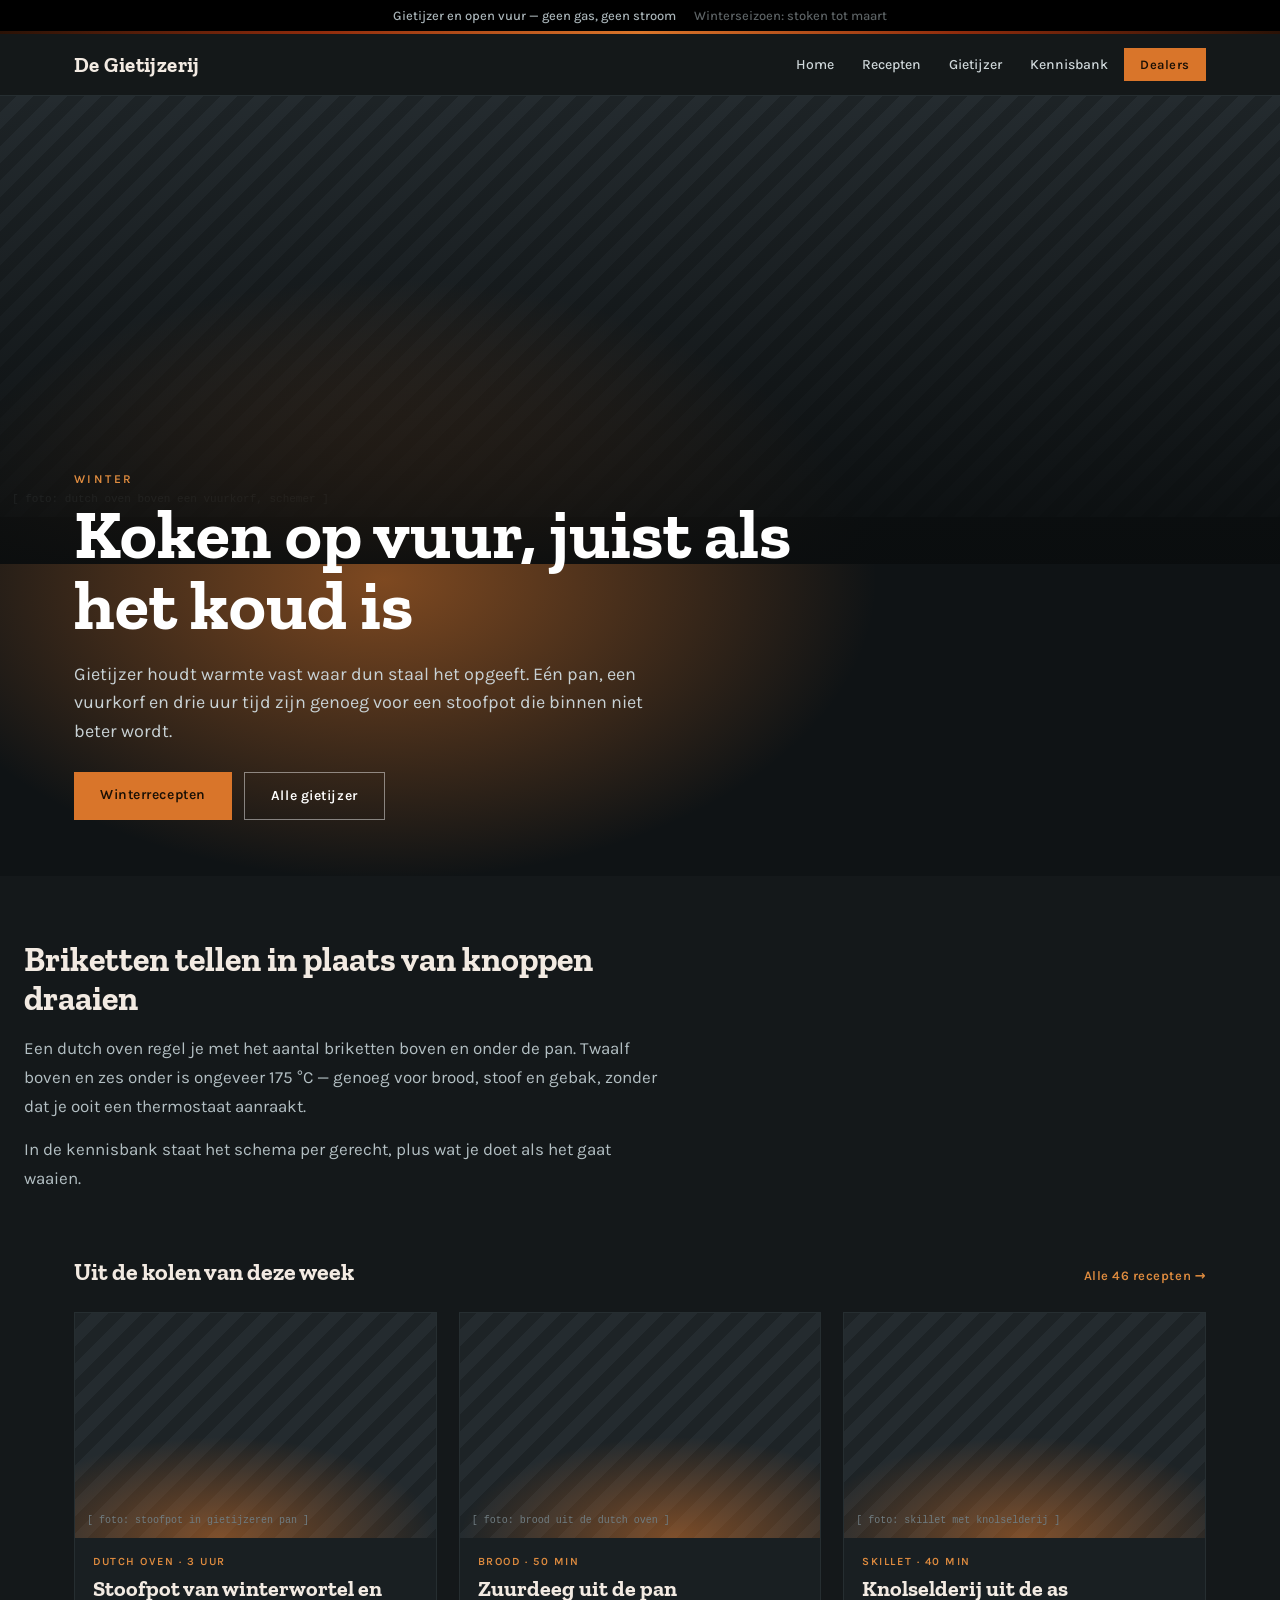
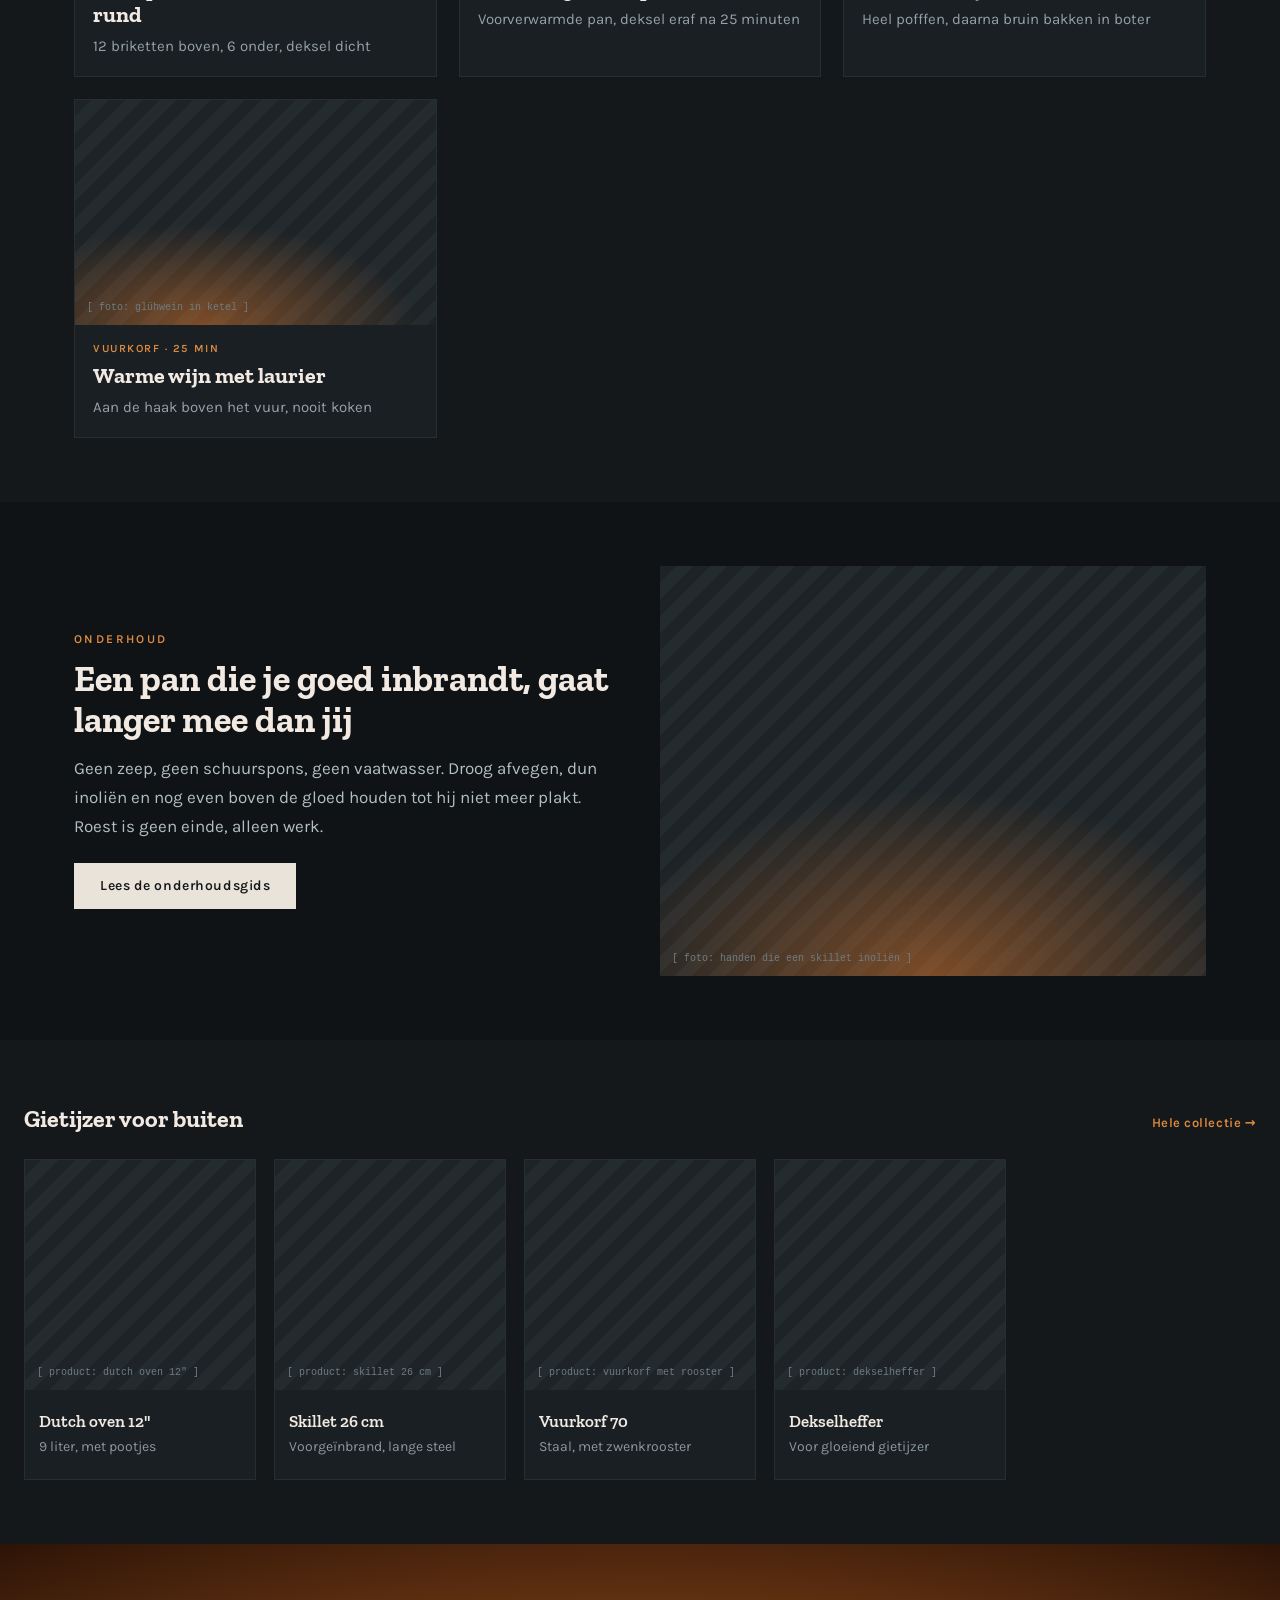
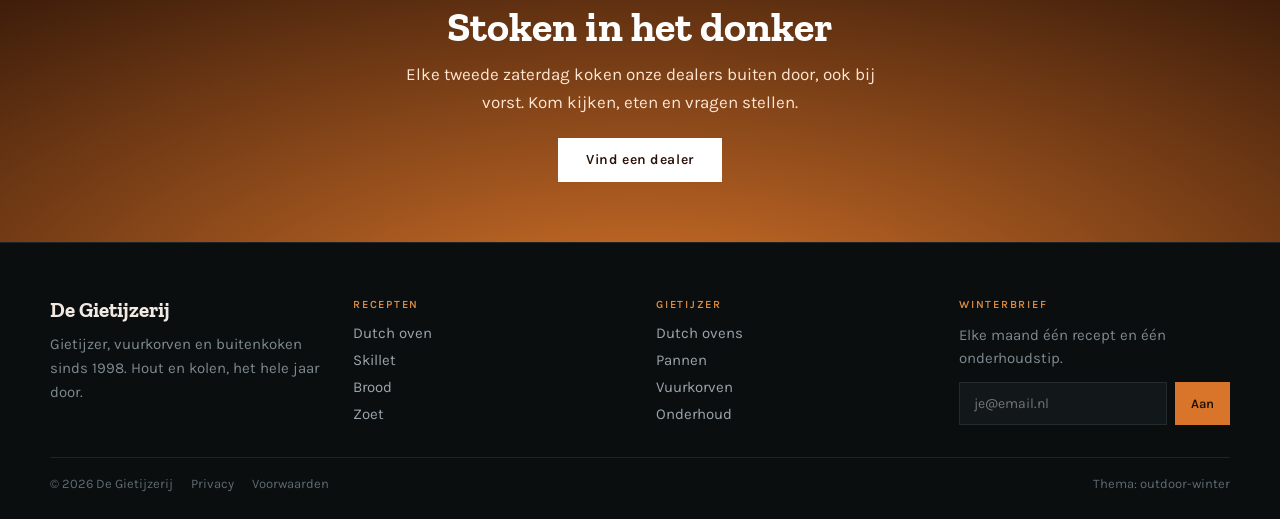
<file: html/outdoor-cooking-winter/index.html>
<!DOCTYPE html>
<html lang="nl">
<head>
<meta charset="utf-8">
<meta name="viewport" content="width=device-width, initial-scale=1">
<title>De Gietijzerij — Koken op vuur, juist als het koud is</title>
<link href="https://fonts.googleapis.com/css2?family=Zilla+Slab:wght@500;600;700&family=Karla:wght@400;500;700&display=swap" rel="stylesheet">
<link rel="stylesheet" href="styles.css">
</head>
<body>
<div class="page">

<div class="announce-bar">
  <span>Gietijzer en open vuur — geen gas, geen stroom</span>
  <span class="dim">Winterseizoen: stoken tot maart</span>
</div>

<header class="site-header">
  <div class="header-glow"></div>
  <div class="header-inner">
    <div class="brand">De Gietijzerij</div>
    <nav class="site-nav">
      <a class="nav-link" href="index.html" aria-current="page">Home</a>
      <a class="nav-link" href="recipes.html">Recepten</a>
      <a class="nav-link" href="products.html">Gietijzer</a>
      <a class="nav-link" href="content.html">Kennisbank</a>
      <a class="nav-cta" href="index.html#dealers">Dealers</a>
    </nav>
  </div>
</header>

<main>
  <section class="hero hero-home">
    <div class="hero-photo">
      <div class="photo-placeholder photo-placeholder--hero">
        <span class="caption">[ foto: dutch oven boven een vuurkorf, schemer ]</span>
      </div>
    </div>
    <div class="hero-tint"></div>
    <div class="hero-fade"></div>
    <div class="hero-inner">
      <span class="eyebrow">Winter</span>
      <h1>Koken op vuur, juist als het koud is</h1>
      <p>Gietijzer houdt warmte vast waar dun staal het opgeeft. Eén pan, een vuurkorf en drie uur tijd zijn genoeg voor een stoofpot die binnen niet beter wordt.</p>
      <div class="hero-actions">
        <a class="btn btn-primary" href="recipes.html">Winterrecepten</a>
        <a class="btn btn-outline" href="products.html">Alle gietijzer</a>
      </div>
    </div>
  </section>

  <section class="section-tight">
    <div class="intro">
      <h2>Briketten tellen in plaats van knoppen draaien</h2>
      <p>Een dutch oven regel je met het aantal briketten boven en onder de pan. Twaalf boven en zes onder is ongeveer 175 °C — genoeg voor brood, stoof en gebak, zonder dat je ooit een thermostaat aanraakt.</p>
      <p>In de kennisbank staat het schema per gerecht, plus wat je doet als het gaat waaien.</p>
    </div>
  </section>

  <section class="container" style="padding-bottom:64px">
    <div class="section-heading-row">
      <h2>Uit de kolen van deze week</h2>
      <a class="more-link" href="recipes.html">Alle 46 recepten →</a>
    </div>
    <div class="grid-recipes">
      <a class="card is-link" href="recipe.html">
        <div class="card-photo photo-placeholder" style="--gx:40%">
          <div class="glow"></div>
          <span class="caption">[ foto: stoofpot in gietijzeren pan ]</span>
        </div>
        <div class="card-body">
          <div class="card-kicker">Dutch oven · 3 uur</div>
          <h3>Stoofpot van winterwortel en rund</h3>
          <p>12 briketten boven, 6 onder, deksel dicht</p>
        </div>
      </a>
      <div class="card">
        <div class="card-photo photo-placeholder" style="--gx:60%">
          <div class="glow"></div>
          <span class="caption">[ foto: brood uit de dutch oven ]</span>
        </div>
        <div class="card-body">
          <div class="card-kicker">Brood · 50 min</div>
          <h3>Zuurdeeg uit de pan</h3>
          <p>Voorverwarmde pan, deksel eraf na 25 minuten</p>
        </div>
      </div>
      <div class="card">
        <div class="card-photo photo-placeholder" style="--gx:50%">
          <div class="glow"></div>
          <span class="caption">[ foto: skillet met knolselderij ]</span>
        </div>
        <div class="card-body">
          <div class="card-kicker">Skillet · 40 min</div>
          <h3>Knolselderij uit de as</h3>
          <p>Heel pofffen, daarna bruin bakken in boter</p>
        </div>
      </div>
      <div class="card">
        <div class="card-photo photo-placeholder" style="--gx:35%">
          <div class="glow"></div>
          <span class="caption">[ foto: glühwein in ketel ]</span>
        </div>
        <div class="card-body">
          <div class="card-kicker">Vuurkorf · 25 min</div>
          <h3>Warme wijn met laurier</h3>
          <p>Aan de haak boven het vuur, nooit koken</p>
        </div>
      </div>
    </div>
  </section>

  <section class="section" style="background:var(--bg-alt)">
    <div class="split">
      <div class="copy">
        <span class="eyebrow">Onderhoud</span>
        <h2>Een pan die je goed inbrandt, gaat langer mee dan jij</h2>
        <p>Geen zeep, geen schuurspons, geen vaatwasser. Droog afvegen, dun inoliën en nog even boven de gloed houden tot hij niet meer plakt. Roest is geen einde, alleen werk.</p>
        <a class="btn btn-light" href="content.html">Lees de onderhoudsgids</a>
      </div>
      <div class="photo-placeholder" style="--gx:50%">
        <div class="glow"></div>
        <span class="caption">[ foto: handen die een skillet inoliën ]</span>
      </div>
    </div>
  </section>

  <section class="section-tight">
    <div class="section-heading-row">
      <h2>Gietijzer voor buiten</h2>
      <a class="more-link" href="products.html">Hele collectie →</a>
    </div>
    <div class="grid-products-lg">
      <a class="card is-link product-card" href="product.html">
        <div class="card-photo-square photo-placeholder">
          <span class="caption">[ product: dutch oven 12" ]</span>
        </div>
        <div class="card-body-sm">
          <h3>Dutch oven 12"</h3>
          <p>9 liter, met pootjes</p>
        </div>
      </a>
      <div class="card product-card">
        <div class="card-photo-square photo-placeholder">
          <span class="caption">[ product: skillet 26 cm ]</span>
        </div>
        <div class="card-body-sm">
          <h3>Skillet 26 cm</h3>
          <p>Voorgeïnbrand, lange steel</p>
        </div>
      </div>
      <div class="card product-card">
        <div class="card-photo-square photo-placeholder">
          <span class="caption">[ product: vuurkorf met rooster ]</span>
        </div>
        <div class="card-body-sm">
          <h3>Vuurkorf 70</h3>
          <p>Staal, met zwenkrooster</p>
        </div>
      </div>
      <div class="card product-card">
        <div class="card-photo-square photo-placeholder">
          <span class="caption">[ product: dekselheffer ]</span>
        </div>
        <div class="card-body-sm">
          <h3>Dekselheffer</h3>
          <p>Voor gloeiend gietijzer</p>
        </div>
      </div>
    </div>
  </section>

  <section id="dealers" class="cta-banner">
    <h2>Stoken in het donker</h2>
    <p>Elke tweede zaterdag koken onze dealers buiten door, ook bij vorst. Kom kijken, eten en vragen stellen.</p>
    <a class="btn-white" style="letter-spacing:.04em" href="product.html#dealerzoeker">Vind een dealer</a>
  </section>
</main>

<footer class="site-footer">
  <div class="footer-grid">
    <div class="footer-col">
      <div class="footer-brand">De Gietijzerij</div>
      <p>Gietijzer, vuurkorven en buitenkoken sinds 1998. Hout en kolen, het hele jaar door.</p>
    </div>
    <div class="footer-col">
      <div class="footer-label">Recepten</div>
      <div class="footer-links">
        <a href="recipes.html">Dutch oven</a>
        <a href="recipes.html">Skillet</a>
        <a href="recipes.html">Brood</a>
        <a href="recipes.html">Zoet</a>
      </div>
    </div>
    <div class="footer-col">
      <div class="footer-label">Gietijzer</div>
      <div class="footer-links">
        <a href="products.html">Dutch ovens</a>
        <a href="products.html">Pannen</a>
        <a href="products.html">Vuurkorven</a>
        <a href="content.html">Onderhoud</a>
      </div>
    </div>
    <div class="footer-col newsletter">
      <div class="footer-label">Winterbrief</div>
      <p>Elke maand één recept en één onderhoudstip.</p>
      <form class="newsletter-form">
        <input type="email" placeholder="je@email.nl">
        <button type="submit">Aan</button>
      </form>
    </div>
  </div>
  <div class="footer-bottom">
    <span>© 2026 De Gietijzerij</span>
    <a href="#privacy">Privacy</a>
    <a href="#voorwaarden">Voorwaarden</a>
    <span class="push">Thema: outdoor-winter</span>
  </div>
</footer>

</div>
</body>
</html>
</file>
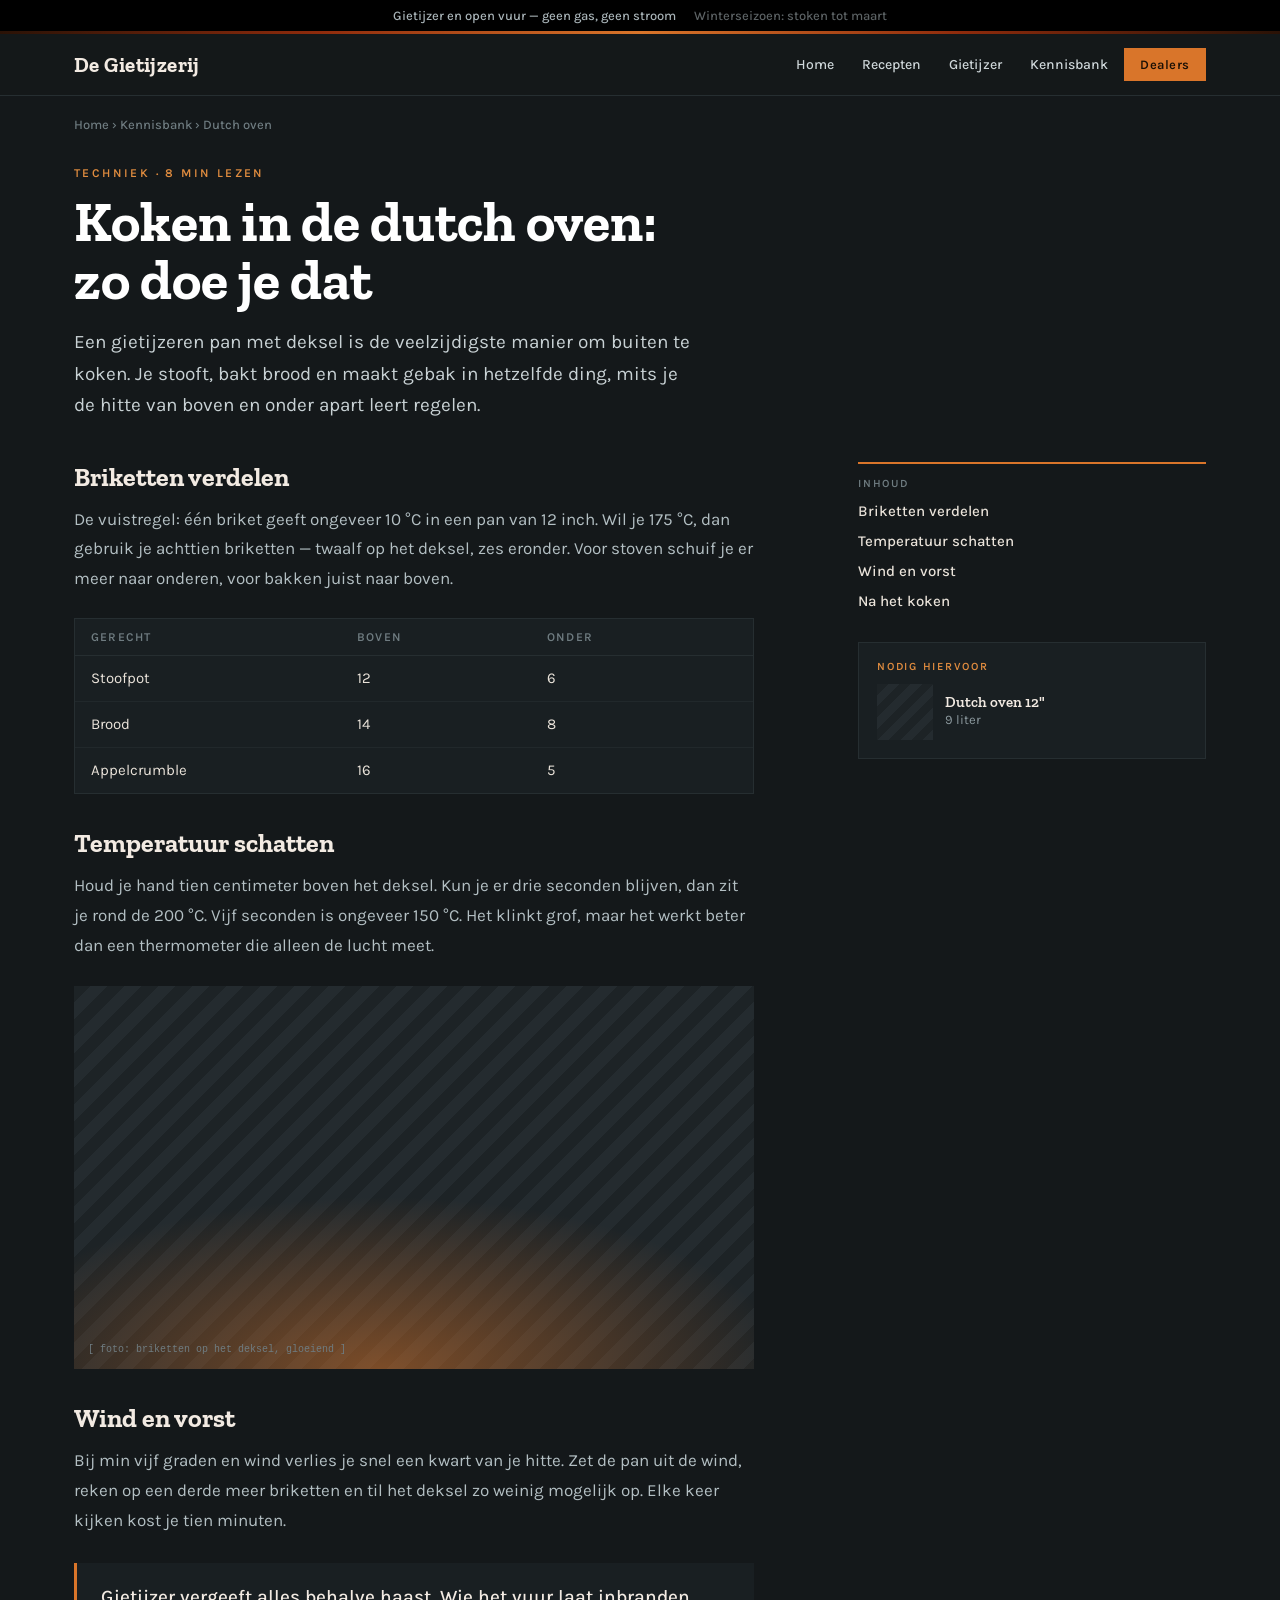
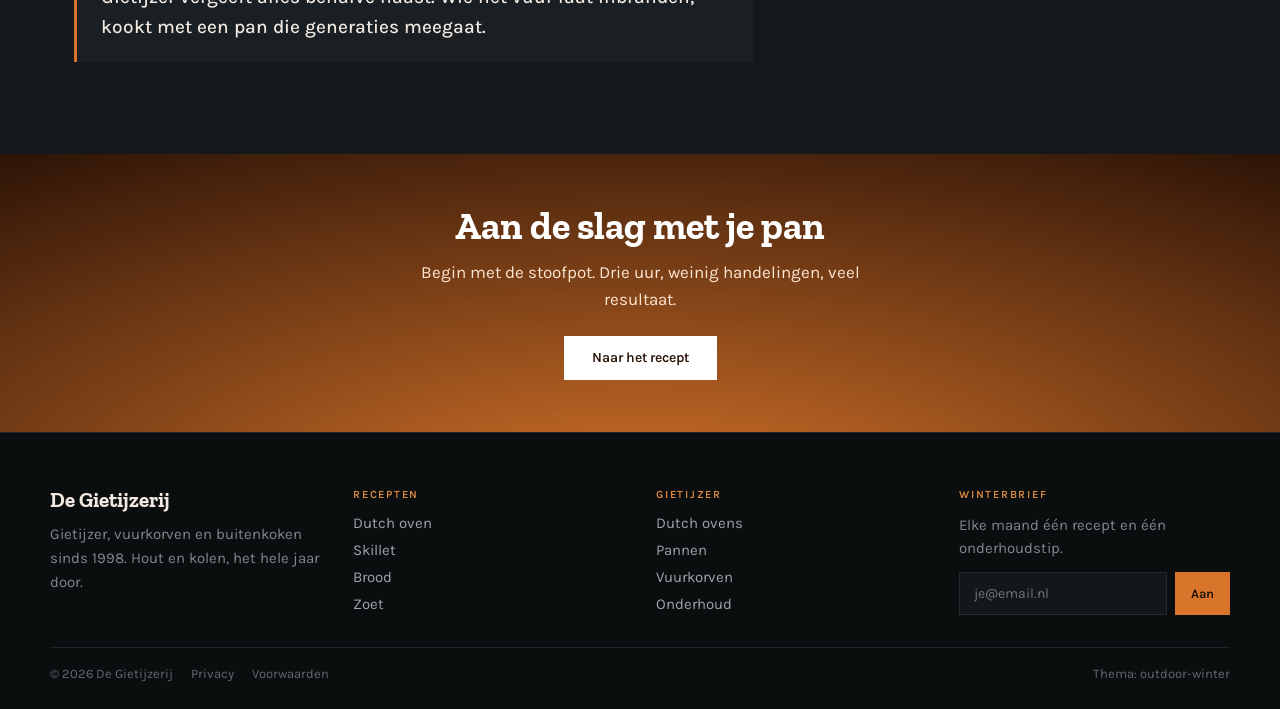
<file: html/outdoor-cooking-winter/content.html>
<!DOCTYPE html>
<html lang="nl">
<head>
<meta charset="utf-8">
<meta name="viewport" content="width=device-width, initial-scale=1">
<title>De Gietijzerij — Koken in de dutch oven: zo doe je dat</title>
<link href="https://fonts.googleapis.com/css2?family=Zilla+Slab:wght@500;600;700&family=Karla:wght@400;500;700&display=swap" rel="stylesheet">
<link rel="stylesheet" href="styles.css">
</head>
<body>
<div class="page">

<div class="announce-bar">
  <span>Gietijzer en open vuur — geen gas, geen stroom</span>
  <span class="dim">Winterseizoen: stoken tot maart</span>
</div>

<header class="site-header">
  <div class="header-glow"></div>
  <div class="header-inner">
    <div class="brand">De Gietijzerij</div>
    <nav class="site-nav">
      <a class="nav-link" href="index.html">Home</a>
      <a class="nav-link" href="recipes.html">Recepten</a>
      <a class="nav-link" href="products.html">Gietijzer</a>
      <a class="nav-link" href="content.html" aria-current="page">Kennisbank</a>
      <a class="nav-cta" href="index.html#dealers">Dealers</a>
    </nav>
  </div>
</header>

<main>
  <nav class="breadcrumb" aria-label="Breadcrumb">Home › Kennisbank › Dutch oven</nav>

  <section class="article-header">
    <div class="inner">
      <div class="article-meta">Techniek · 8 min lezen</div>
      <h1>Koken in de dutch oven: zo doe je dat</h1>
      <p>Een gietijzeren pan met deksel is de veelzijdigste manier om buiten te koken. Je stooft, bakt brood en maakt gebak in hetzelfde ding, mits je de hitte van boven en onder apart leert regelen.</p>
    </div>
  </section>

  <section class="article-layout">
    <aside class="article-toc">
      <div class="article-toc-inner">
        <div class="toc-label">Inhoud</div>
        <div class="toc-links">
          <a href="#briketten">Briketten verdelen</a>
          <a href="#temp">Temperatuur schatten</a>
          <a href="#wind">Wind en vorst</a>
          <a href="#onderhoud">Na het koken</a>
        </div>
      </div>
      <div class="side-box">
        <div class="side-box-label">Nodig hiervoor</div>
        <a class="side-box-product" href="product.html">
          <div class="side-box-thumb"></div>
          <div>
            <div class="side-box-product-name">Dutch oven 12"</div>
            <div class="side-box-product-meta">9 liter</div>
          </div>
        </a>
      </div>
    </aside>

    <article class="article-body">
      <h2 id="briketten">Briketten verdelen</h2>
      <p>De vuistregel: één briket geeft ongeveer 10 °C in een pan van 12 inch. Wil je 175 °C, dan gebruik je achttien briketten — twaalf op het deksel, zes eronder. Voor stoven schuif je er meer naar onderen, voor bakken juist naar boven.</p>

      <div class="fire-table">
        <div class="fire-table-row fire-table-head"><span>Gerecht</span><span>Boven</span><span>Onder</span></div>
        <div class="fire-table-row fire-table-body"><span>Stoofpot</span><span>12</span><span>6</span></div>
        <div class="fire-table-row fire-table-body"><span>Brood</span><span>14</span><span>8</span></div>
        <div class="fire-table-row fire-table-body"><span>Appelcrumble</span><span>16</span><span>5</span></div>
      </div>

      <h2 id="temp">Temperatuur schatten</h2>
      <p>Houd je hand tien centimeter boven het deksel. Kun je er drie seconden blijven, dan zit je rond de 200 °C. Vijf seconden is ongeveer 150 °C. Het klinkt grof, maar het werkt beter dan een thermometer die alleen de lucht meet.</p>

      <div class="article-photo photo-placeholder" style="--gx:45%">
        <div class="glow"></div>
        <span class="caption">[ foto: briketten op het deksel, gloeiend ]</span>
      </div>

      <h2 id="wind">Wind en vorst</h2>
      <p>Bij min vijf graden en wind verlies je snel een kwart van je hitte. Zet de pan uit de wind, reken op een derde meer briketten en til het deksel zo weinig mogelijk op. Elke keer kijken kost je tien minuten.</p>

      <blockquote class="quote">
        <p>Gietijzer vergeeft alles behalve haast. Wie het vuur laat inbranden, kookt met een pan die generaties meegaat.</p>
      </blockquote>

      <div id="onderhoud"></div>
    </article>
  </section>

  <section class="cta-banner cta-banner--sm">
    <h2>Aan de slag met je pan</h2>
    <p>Begin met de stoofpot. Drie uur, weinig handelingen, veel resultaat.</p>
    <a class="btn-white" href="recipe.html">Naar het recept</a>
  </section>
</main>

<footer class="site-footer">
  <div class="footer-grid">
    <div class="footer-col">
      <div class="footer-brand">De Gietijzerij</div>
      <p>Gietijzer, vuurkorven en buitenkoken sinds 1998. Hout en kolen, het hele jaar door.</p>
    </div>
    <div class="footer-col">
      <div class="footer-label">Recepten</div>
      <div class="footer-links">
        <a href="recipes.html">Dutch oven</a>
        <a href="recipes.html">Skillet</a>
        <a href="recipes.html">Brood</a>
        <a href="recipes.html">Zoet</a>
      </div>
    </div>
    <div class="footer-col">
      <div class="footer-label">Gietijzer</div>
      <div class="footer-links">
        <a href="products.html">Dutch ovens</a>
        <a href="products.html">Pannen</a>
        <a href="products.html">Vuurkorven</a>
        <a href="content.html">Onderhoud</a>
      </div>
    </div>
    <div class="footer-col newsletter">
      <div class="footer-label">Winterbrief</div>
      <p>Elke maand één recept en één onderhoudstip.</p>
      <form class="newsletter-form">
        <input type="email" placeholder="je@email.nl">
        <button type="submit">Aan</button>
      </form>
    </div>
  </div>
  <div class="footer-bottom">
    <span>© 2026 De Gietijzerij</span>
    <a href="#privacy">Privacy</a>
    <a href="#voorwaarden">Voorwaarden</a>
    <span class="push">Thema: outdoor-winter</span>
  </div>
</footer>

</div>
</body>
</html>
</file>
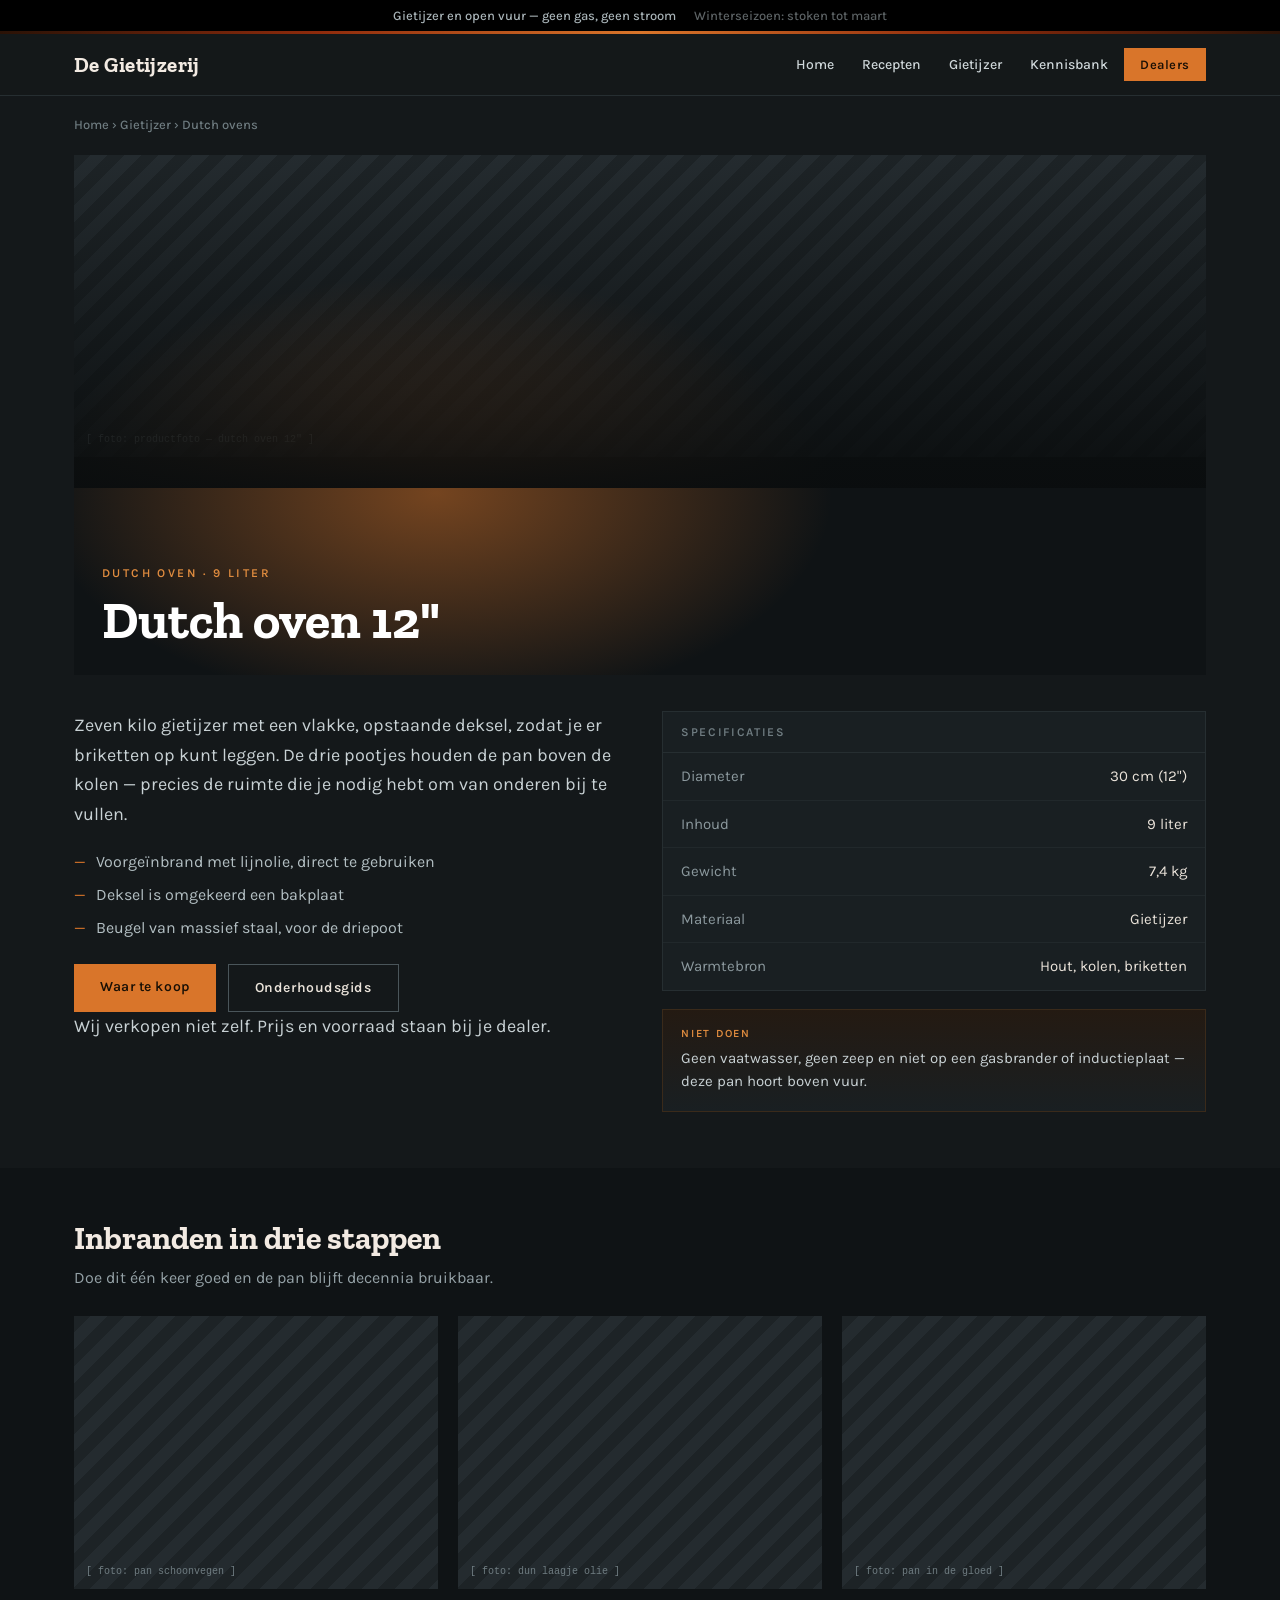
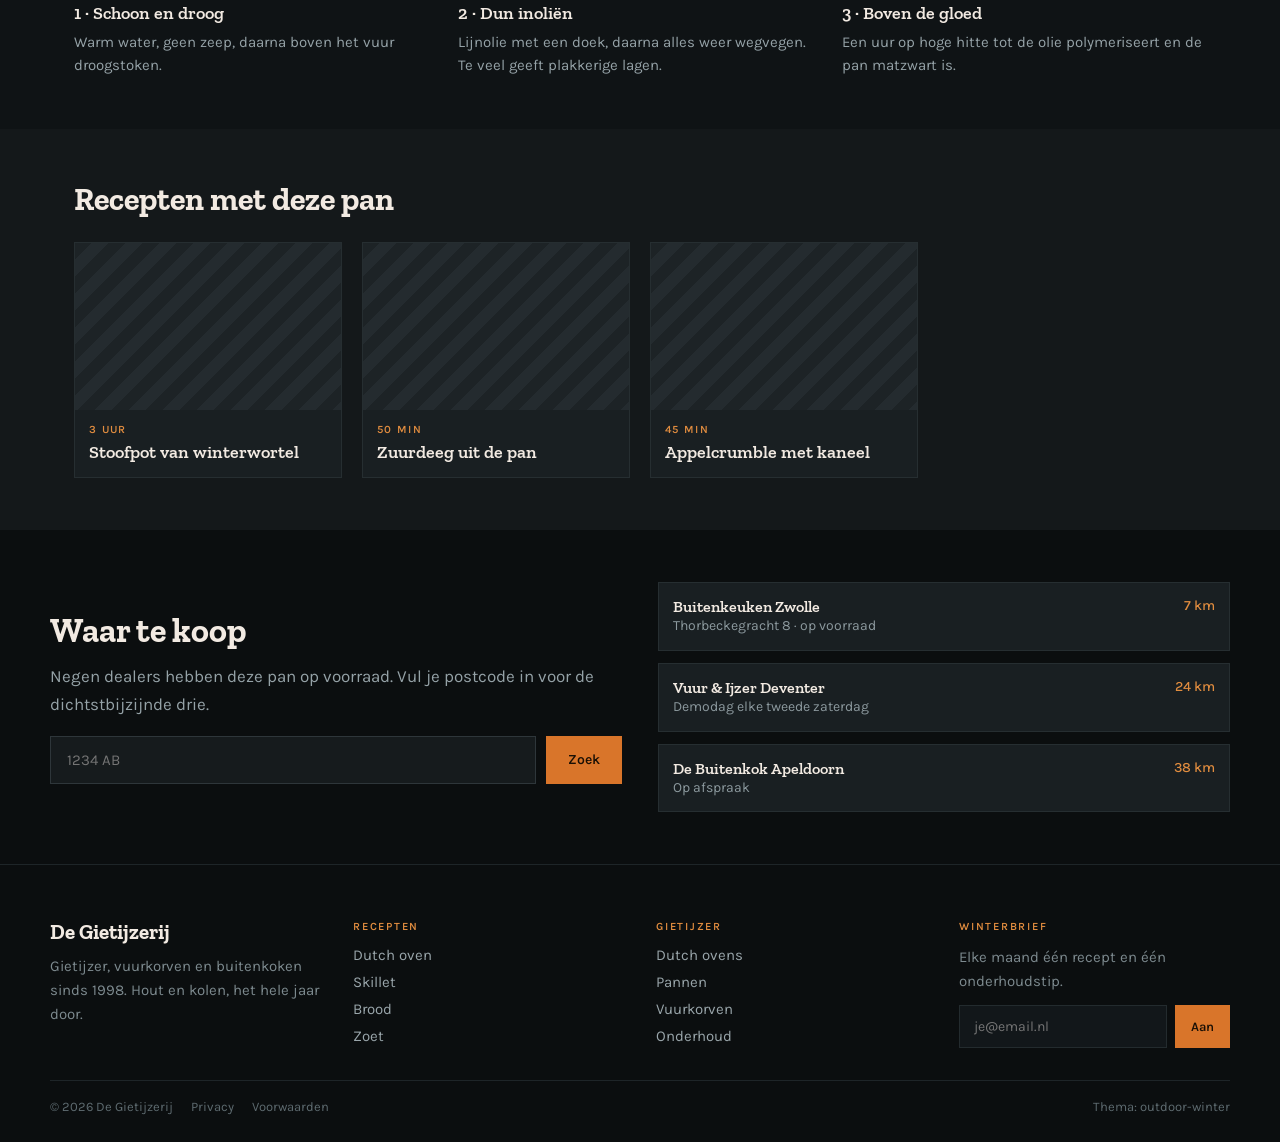
<file: html/outdoor-cooking-winter/product.html>
<!DOCTYPE html>
<html lang="nl">
<head>
<meta charset="utf-8">
<meta name="viewport" content="width=device-width, initial-scale=1">
<title>De Gietijzerij — Dutch oven 12"</title>
<link href="https://fonts.googleapis.com/css2?family=Zilla+Slab:wght@500;600;700&family=Karla:wght@400;500;700&display=swap" rel="stylesheet">
<link rel="stylesheet" href="styles.css">
</head>
<body>
<div class="page">

<div class="announce-bar">
  <span>Gietijzer en open vuur — geen gas, geen stroom</span>
  <span class="dim">Winterseizoen: stoken tot maart</span>
</div>

<header class="site-header">
  <div class="header-glow"></div>
  <div class="header-inner">
    <div class="brand">De Gietijzerij</div>
    <nav class="site-nav">
      <a class="nav-link" href="index.html">Home</a>
      <a class="nav-link" href="recipes.html">Recepten</a>
      <a class="nav-link" href="products.html" aria-current="page">Gietijzer</a>
      <a class="nav-link" href="content.html">Kennisbank</a>
      <a class="nav-cta" href="index.html#dealers">Dealers</a>
    </nav>
  </div>
</header>

<main>
  <nav class="breadcrumb" aria-label="Breadcrumb">Home › Gietijzer › Dutch ovens</nav>

  <section class="product-hero">
    <div class="hero">
      <div class="product-hero-photo">
        <div class="photo-placeholder">
          <span class="caption">[ foto: productfoto — dutch oven 12" ]</span>
        </div>
      </div>
      <div class="product-hero-tint"></div>
      <div class="product-hero-fade"></div>
      <div class="product-hero-content">
        <span class="eyebrow">Dutch oven · 9 liter</span>
        <h1>Dutch oven 12"</h1>
      </div>
    </div>
  </section>

  <section class="product-detail-grid">
    <div class="product-copy">
      <p>Zeven kilo gietijzer met een vlakke, opstaande deksel, zodat je er briketten op kunt leggen. De drie pootjes houden de pan boven de kolen — precies de ruimte die je nodig hebt om van onderen bij te vullen.</p>
      <div class="feature-list">
        <div class="row"><span class="dash">—</span><span>Voorgeïnbrand met lijnolie, direct te gebruiken</span></div>
        <div class="row"><span class="dash">—</span><span>Deksel is omgekeerd een bakplaat</span></div>
        <div class="row"><span class="dash">—</span><span>Beugel van massief staal, voor de driepoot</span></div>
      </div>
      <div class="hero-actions">
        <a class="btn btn-primary" href="#dealerzoeker">Waar te koop</a>
        <a class="btn btn-ghost" href="content.html">Onderhoudsgids</a>
      </div>
      <p class="product-note">Wij verkopen niet zelf. Prijs en voorraad staan bij je dealer.</p>
    </div>

    <div>
      <div class="spec-box">
        <div class="label">Specificaties</div>
        <div class="spec-row"><span class="k">Diameter</span><span class="v">30 cm (12")</span></div>
        <div class="spec-row"><span class="k">Inhoud</span><span class="v">9 liter</span></div>
        <div class="spec-row"><span class="k">Gewicht</span><span class="v">7,4 kg</span></div>
        <div class="spec-row"><span class="k">Materiaal</span><span class="v">Gietijzer</span></div>
        <div class="spec-row"><span class="k">Warmtebron</span><span class="v">Hout, kolen, briketten</span></div>
      </div>
      <div class="avoid-box">
        <div class="label">Niet doen</div>
        <p>Geen vaatwasser, geen zeep en niet op een gasbrander of inductieplaat — deze pan hoort boven vuur.</p>
      </div>
    </div>
  </section>

  <section class="seasoning-section">
    <div class="container">
      <h2>Inbranden in drie stappen</h2>
      <p>Doe dit één keer goed en de pan blijft decennia bruikbaar.</p>
      <div class="seasoning-grid">
        <div class="seasoning-step">
          <div class="photo-placeholder"><span class="caption">[ foto: pan schoonvegen ]</span></div>
          <h3>1 · Schoon en droog</h3>
          <p>Warm water, geen zeep, daarna boven het vuur droogstoken.</p>
        </div>
        <div class="seasoning-step">
          <div class="photo-placeholder"><span class="caption">[ foto: dun laagje olie ]</span></div>
          <h3>2 · Dun inoliën</h3>
          <p>Lijnolie met een doek, daarna alles weer wegvegen. Te veel geeft plakkerige lagen.</p>
        </div>
        <div class="seasoning-step">
          <div class="photo-placeholder"><span class="caption">[ foto: pan in de gloed ]</span></div>
          <h3>3 · Boven de gloed</h3>
          <p>Een uur op hoge hitte tot de olie polymeriseert en de pan matzwart is.</p>
        </div>
      </div>
    </div>
  </section>

  <section class="container" style="padding:52px 24px">
    <h2 style="font:700 clamp(24px,3vw,32px)/1.15 Zilla Slab,serif;margin:0 0 24px;color:var(--text-strong)">Recepten met deze pan</h2>
    <div class="grid-related">
      <a class="card is-link related-card" href="recipe.html">
        <div class="card-photo photo-placeholder"></div>
        <div class="card-body-sm"><div class="card-kicker-sm">3 uur</div><h3 style="margin:7px 0 0">Stoofpot van winterwortel</h3></div>
      </a>
      <div class="card related-card">
        <div class="card-photo photo-placeholder"></div>
        <div class="card-body-sm"><div class="card-kicker-sm">50 min</div><h3 style="margin:7px 0 0">Zuurdeeg uit de pan</h3></div>
      </div>
      <div class="card related-card">
        <div class="card-photo photo-placeholder"></div>
        <div class="card-body-sm"><div class="card-kicker-sm">45 min</div><h3 style="margin:7px 0 0">Appelcrumble met kaneel</h3></div>
      </div>
    </div>
  </section>

  <section id="dealerzoeker" class="dealer-section">
    <div class="dealer-grid">
      <div>
        <h2>Waar te koop</h2>
        <p>Negen dealers hebben deze pan op voorraad. Vul je postcode in voor de dichtstbijzijnde drie.</p>
        <form class="dealer-form">
          <input type="text" placeholder="1234 AB">
          <button type="submit">Zoek</button>
        </form>
      </div>
      <div class="dealer-list">
        <div class="dealer-item">
          <div><div class="name">Buitenkeuken Zwolle</div><div class="meta">Thorbeckegracht 8 · op voorraad</div></div>
          <span class="distance">7 km</span>
        </div>
        <div class="dealer-item">
          <div><div class="name">Vuur &amp; Ijzer Deventer</div><div class="meta">Demodag elke tweede zaterdag</div></div>
          <span class="distance">24 km</span>
        </div>
        <div class="dealer-item">
          <div><div class="name">De Buitenkok Apeldoorn</div><div class="meta">Op afspraak</div></div>
          <span class="distance">38 km</span>
        </div>
      </div>
    </div>
  </section>
</main>

<footer class="site-footer">
  <div class="footer-grid">
    <div class="footer-col">
      <div class="footer-brand">De Gietijzerij</div>
      <p>Gietijzer, vuurkorven en buitenkoken sinds 1998. Hout en kolen, het hele jaar door.</p>
    </div>
    <div class="footer-col">
      <div class="footer-label">Recepten</div>
      <div class="footer-links">
        <a href="recipes.html">Dutch oven</a>
        <a href="recipes.html">Skillet</a>
        <a href="recipes.html">Brood</a>
        <a href="recipes.html">Zoet</a>
      </div>
    </div>
    <div class="footer-col">
      <div class="footer-label">Gietijzer</div>
      <div class="footer-links">
        <a href="products.html">Dutch ovens</a>
        <a href="products.html">Pannen</a>
        <a href="products.html">Vuurkorven</a>
        <a href="content.html">Onderhoud</a>
      </div>
    </div>
    <div class="footer-col newsletter">
      <div class="footer-label">Winterbrief</div>
      <p>Elke maand één recept en één onderhoudstip.</p>
      <form class="newsletter-form">
        <input type="email" placeholder="je@email.nl">
        <button type="submit">Aan</button>
      </form>
    </div>
  </div>
  <div class="footer-bottom">
    <span>© 2026 De Gietijzerij</span>
    <a href="#privacy">Privacy</a>
    <a href="#voorwaarden">Voorwaarden</a>
    <span class="push">Thema: outdoor-winter</span>
  </div>
</footer>

</div>
</body>
</html>
</file>
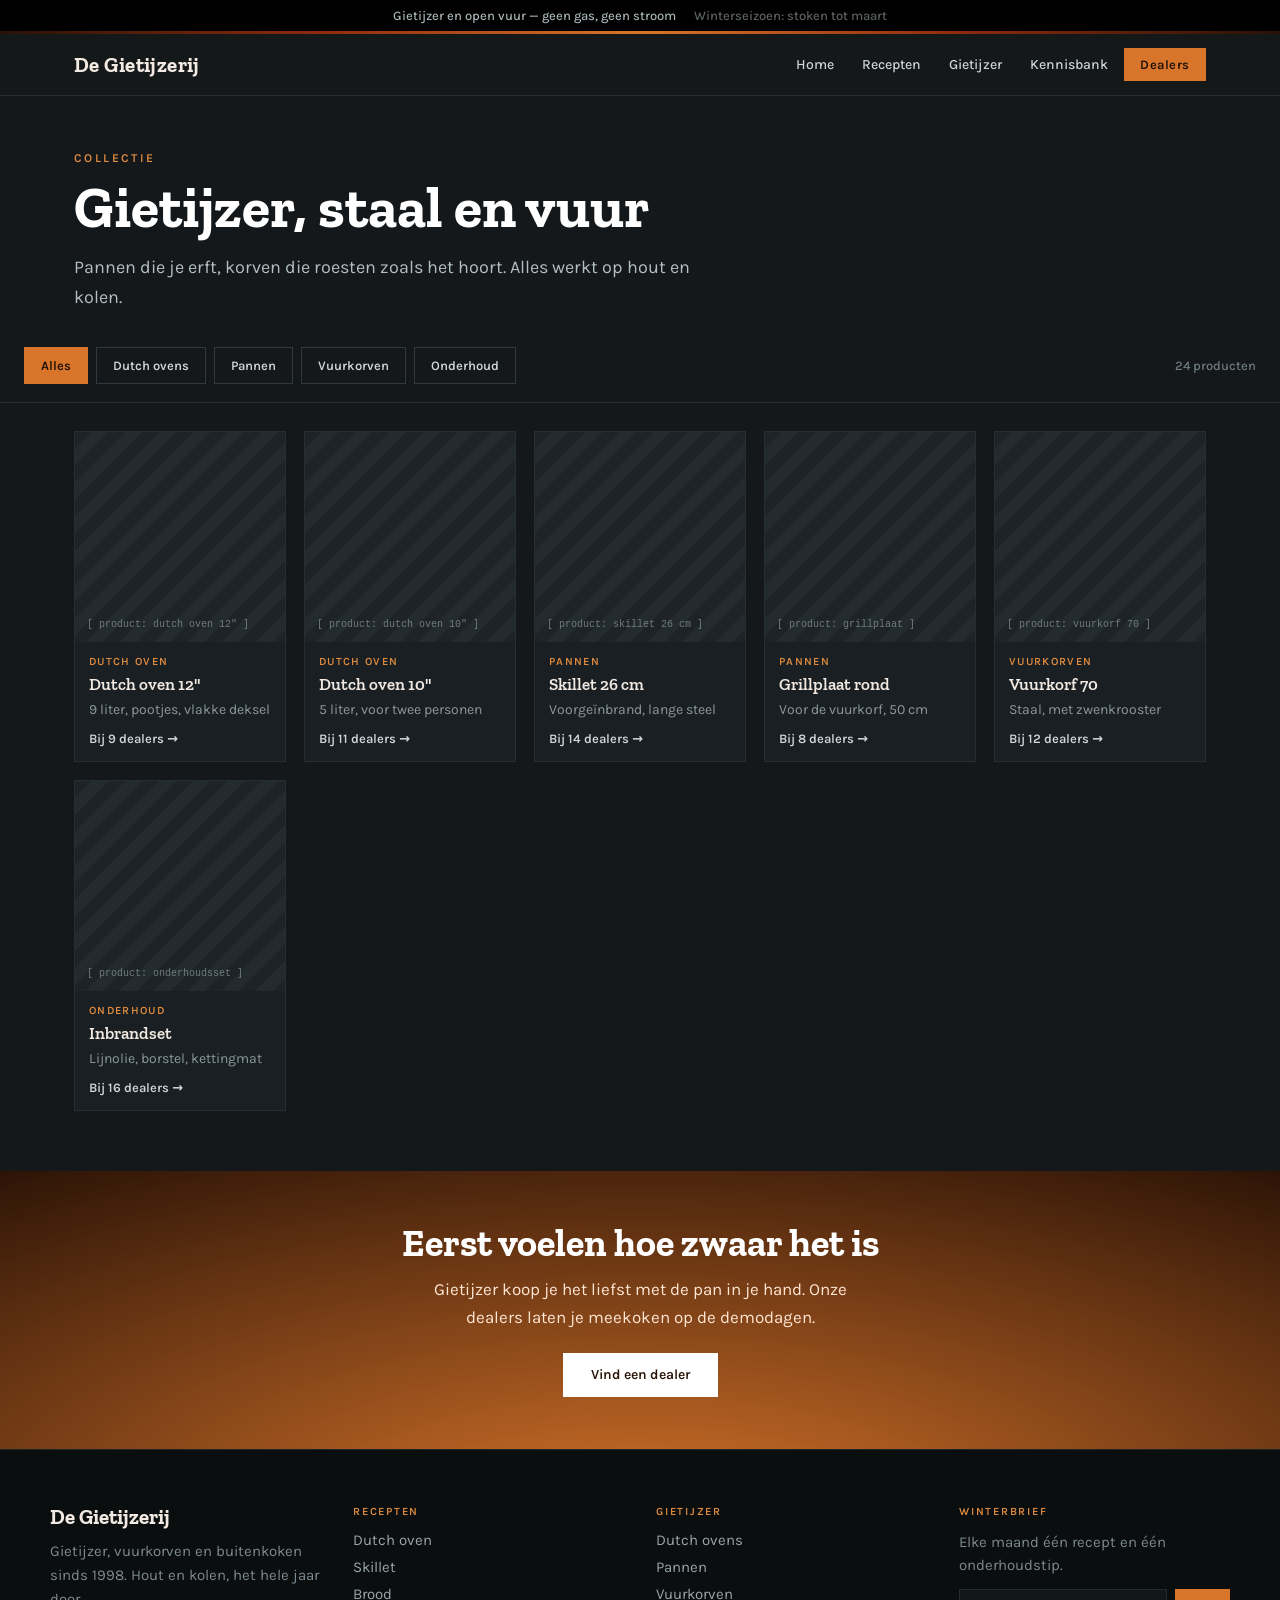
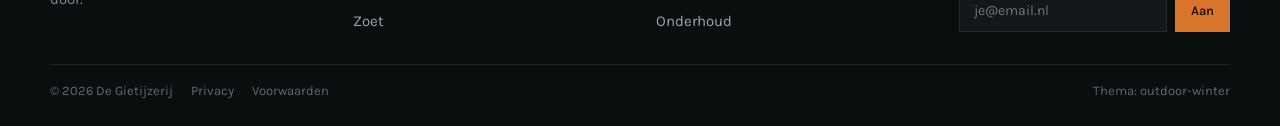
<file: html/outdoor-cooking-winter/products.html>
<!DOCTYPE html>
<html lang="nl">
<head>
<meta charset="utf-8">
<meta name="viewport" content="width=device-width, initial-scale=1">
<title>De Gietijzerij — Gietijzer, staal en vuur</title>
<link href="https://fonts.googleapis.com/css2?family=Zilla+Slab:wght@500;600;700&family=Karla:wght@400;500;700&display=swap" rel="stylesheet">
<link rel="stylesheet" href="styles.css">
</head>
<body>
<div class="page">

<div class="announce-bar">
  <span>Gietijzer en open vuur — geen gas, geen stroom</span>
  <span class="dim">Winterseizoen: stoken tot maart</span>
</div>

<header class="site-header">
  <div class="header-glow"></div>
  <div class="header-inner">
    <div class="brand">De Gietijzerij</div>
    <nav class="site-nav">
      <a class="nav-link" href="index.html">Home</a>
      <a class="nav-link" href="recipes.html">Recepten</a>
      <a class="nav-link" href="products.html" aria-current="page">Gietijzer</a>
      <a class="nav-link" href="content.html">Kennisbank</a>
      <a class="nav-cta" href="index.html#dealers">Dealers</a>
    </nav>
  </div>
</header>

<main>
  <section class="products-hero" style="padding-bottom:26px">
    <span class="eyebrow">Collectie</span>
    <h1>Gietijzer, staal en vuur</h1>
    <p>Pannen die je erft, korven die roesten zoals het hoort. Alles werkt op hout en kolen.</p>
  </section>

  <section class="filter-bar-underline">
    <button class="filter-btn">Alles</button>
    <button class="btn-outline-dim btn-sm">Dutch ovens</button>
    <button class="btn-outline-dim btn-sm">Pannen</button>
    <button class="btn-outline-dim btn-sm">Vuurkorven</button>
    <button class="btn-outline-dim btn-sm">Onderhoud</button>
    <span class="count-label">24 producten</span>
  </section>

  <section class="container" style="padding:28px 24px 60px">
    <div class="grid-products">
      <a class="card is-link product-card" href="product.html">
        <div class="card-photo-square photo-placeholder"><span class="caption">[ product: dutch oven 12" ]</span></div>
        <div class="card-body-sm">
          <div class="card-kicker-sm">Dutch oven</div>
          <h3>Dutch oven 12"</h3>
          <p>9 liter, pootjes, vlakke deksel</p>
          <span class="price-link">Bij 9 dealers →</span>
        </div>
      </a>
      <div class="card product-card">
        <div class="card-photo-square photo-placeholder"><span class="caption">[ product: dutch oven 10" ]</span></div>
        <div class="card-body-sm">
          <div class="card-kicker-sm">Dutch oven</div>
          <h3>Dutch oven 10"</h3>
          <p>5 liter, voor twee personen</p>
          <span class="price-link">Bij 11 dealers →</span>
        </div>
      </div>
      <div class="card product-card">
        <div class="card-photo-square photo-placeholder"><span class="caption">[ product: skillet 26 cm ]</span></div>
        <div class="card-body-sm">
          <div class="card-kicker-sm">Pannen</div>
          <h3>Skillet 26 cm</h3>
          <p>Voorgeïnbrand, lange steel</p>
          <span class="price-link">Bij 14 dealers →</span>
        </div>
      </div>
      <div class="card product-card">
        <div class="card-photo-square photo-placeholder"><span class="caption">[ product: grillplaat ]</span></div>
        <div class="card-body-sm">
          <div class="card-kicker-sm">Pannen</div>
          <h3>Grillplaat rond</h3>
          <p>Voor de vuurkorf, 50 cm</p>
          <span class="price-link">Bij 8 dealers →</span>
        </div>
      </div>
      <div class="card product-card">
        <div class="card-photo-square photo-placeholder"><span class="caption">[ product: vuurkorf 70 ]</span></div>
        <div class="card-body-sm">
          <div class="card-kicker-sm">Vuurkorven</div>
          <h3>Vuurkorf 70</h3>
          <p>Staal, met zwenkrooster</p>
          <span class="price-link">Bij 12 dealers →</span>
        </div>
      </div>
      <div class="card product-card">
        <div class="card-photo-square photo-placeholder"><span class="caption">[ product: onderhoudsset ]</span></div>
        <div class="card-body-sm">
          <div class="card-kicker-sm">Onderhoud</div>
          <h3>Inbrandset</h3>
          <p>Lijnolie, borstel, kettingmat</p>
          <span class="price-link">Bij 16 dealers →</span>
        </div>
      </div>
    </div>
  </section>

  <section class="cta-banner cta-banner--sm">
    <h2>Eerst voelen hoe zwaar het is</h2>
    <p>Gietijzer koop je het liefst met de pan in je hand. Onze dealers laten je meekoken op de demodagen.</p>
    <a class="btn-white" href="product.html#dealerzoeker">Vind een dealer</a>
  </section>
</main>

<footer class="site-footer">
  <div class="footer-grid">
    <div class="footer-col">
      <div class="footer-brand">De Gietijzerij</div>
      <p>Gietijzer, vuurkorven en buitenkoken sinds 1998. Hout en kolen, het hele jaar door.</p>
    </div>
    <div class="footer-col">
      <div class="footer-label">Recepten</div>
      <div class="footer-links">
        <a href="recipes.html">Dutch oven</a>
        <a href="recipes.html">Skillet</a>
        <a href="recipes.html">Brood</a>
        <a href="recipes.html">Zoet</a>
      </div>
    </div>
    <div class="footer-col">
      <div class="footer-label">Gietijzer</div>
      <div class="footer-links">
        <a href="products.html">Dutch ovens</a>
        <a href="products.html">Pannen</a>
        <a href="products.html">Vuurkorven</a>
        <a href="content.html">Onderhoud</a>
      </div>
    </div>
    <div class="footer-col newsletter">
      <div class="footer-label">Winterbrief</div>
      <p>Elke maand één recept en één onderhoudstip.</p>
      <form class="newsletter-form">
        <input type="email" placeholder="je@email.nl">
        <button type="submit">Aan</button>
      </form>
    </div>
  </div>
  <div class="footer-bottom">
    <span>© 2026 De Gietijzerij</span>
    <a href="#privacy">Privacy</a>
    <a href="#voorwaarden">Voorwaarden</a>
    <span class="push">Thema: outdoor-winter</span>
  </div>
</footer>

</div>
</body>
</html>
</file>
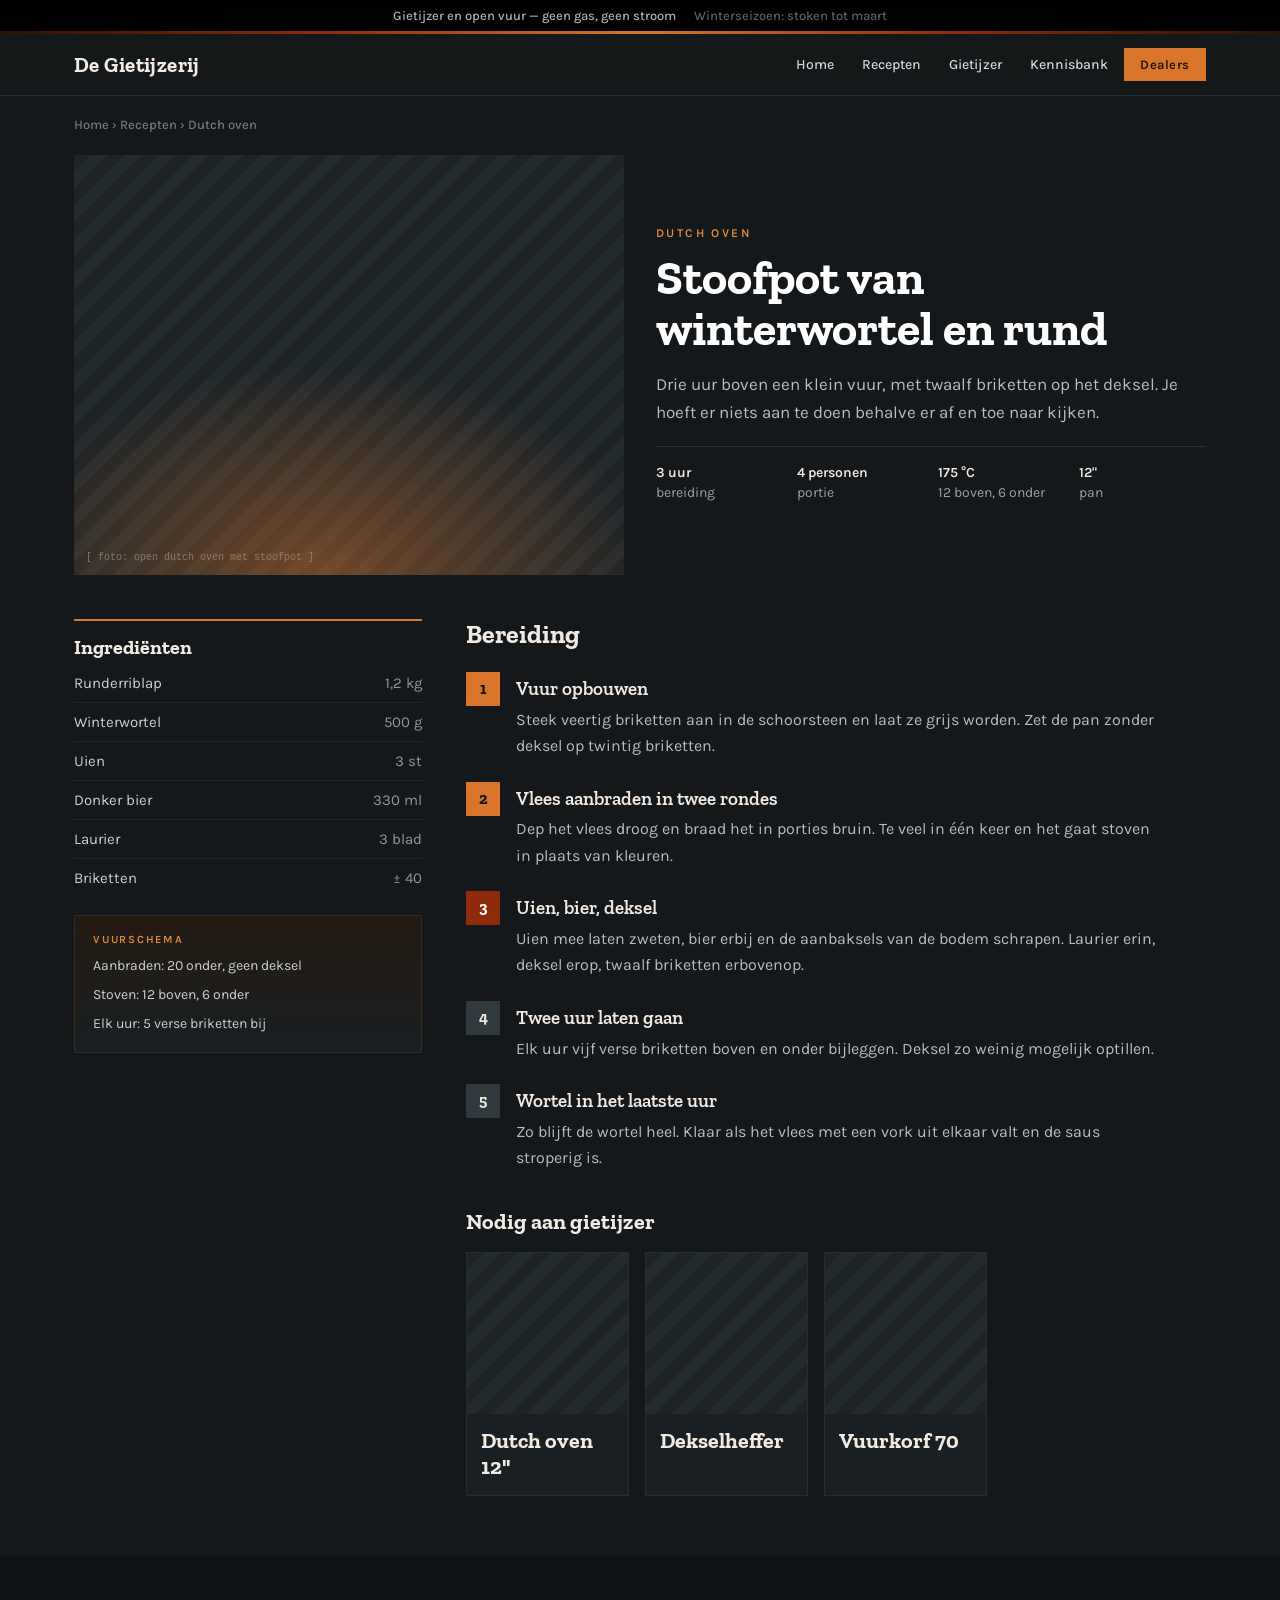
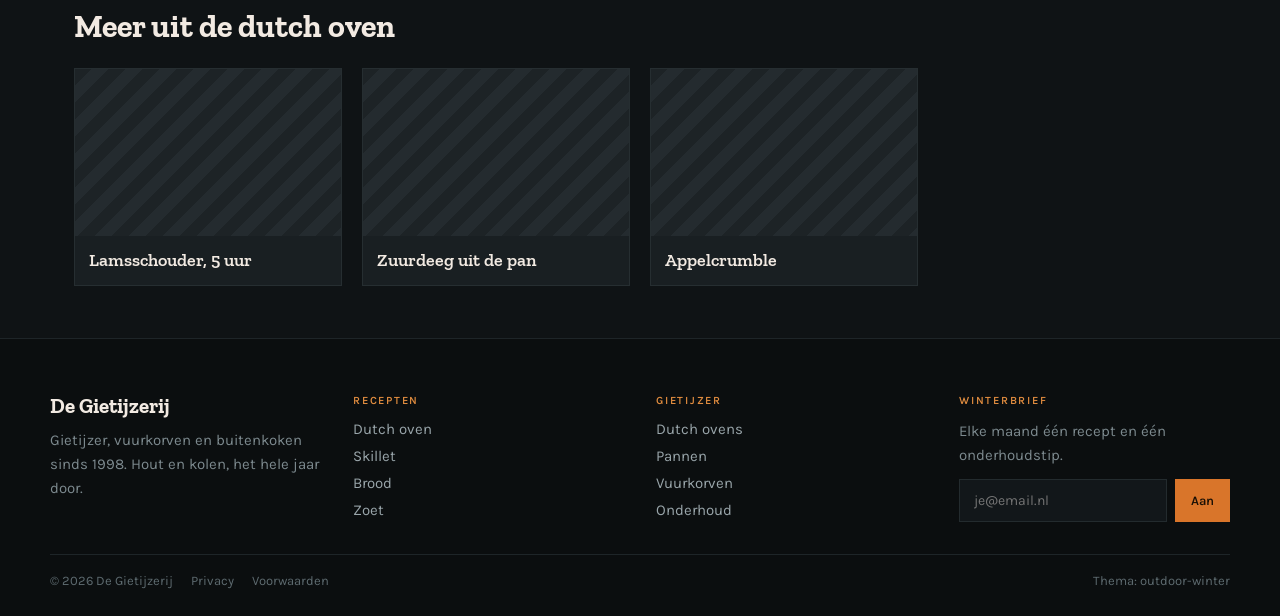
<file: html/outdoor-cooking-winter/recipe.html>
<!DOCTYPE html>
<html lang="nl">
<head>
<meta charset="utf-8">
<meta name="viewport" content="width=device-width, initial-scale=1">
<title>De Gietijzerij — Stoofpot van winterwortel en rund</title>
<link href="https://fonts.googleapis.com/css2?family=Zilla+Slab:wght@500;600;700&family=Karla:wght@400;500;700&display=swap" rel="stylesheet">
<link rel="stylesheet" href="styles.css">
</head>
<body>
<div class="page">

<div class="announce-bar">
  <span>Gietijzer en open vuur — geen gas, geen stroom</span>
  <span class="dim">Winterseizoen: stoken tot maart</span>
</div>

<header class="site-header">
  <div class="header-glow"></div>
  <div class="header-inner">
    <div class="brand">De Gietijzerij</div>
    <nav class="site-nav">
      <a class="nav-link" href="index.html">Home</a>
      <a class="nav-link" href="recipes.html" aria-current="page">Recepten</a>
      <a class="nav-link" href="products.html">Gietijzer</a>
      <a class="nav-link" href="content.html">Kennisbank</a>
      <a class="nav-cta" href="index.html#dealers">Dealers</a>
    </nav>
  </div>
</header>

<main>
  <nav class="breadcrumb" aria-label="Breadcrumb">Home › Recepten › Dutch oven</nav>

  <section class="detail-hero-grid">
    <div class="detail-photo">
      <div class="photo-placeholder">
        <span class="caption">[ foto: open dutch oven met stoofpot ]</span>
      </div>
      <div class="detail-photo-fade"></div>
    </div>
    <div class="detail-info">
      <span class="eyebrow">Dutch oven</span>
      <h1>Stoofpot van winterwortel en rund</h1>
      <p>Drie uur boven een klein vuur, met twaalf briketten op het deksel. Je hoeft er niets aan te doen behalve er af en toe naar kijken.</p>
      <div class="detail-stats">
        <div><div class="num">3 uur</div>bereiding</div>
        <div><div class="num">4 personen</div>portie</div>
        <div><div class="num">175 °C</div>12 boven, 6 onder</div>
        <div><div class="num">12"</div>pan</div>
      </div>
    </div>
  </section>

  <section class="recipe-content-grid">
    <aside class="ingredients-box">
      <div class="frame">
        <h2>Ingrediënten</h2>
        <div class="ingredients-list">
          <div class="row"><span>Runderriblap</span><span class="qty">1,2 kg</span></div>
          <div class="row"><span>Winterwortel</span><span class="qty">500 g</span></div>
          <div class="row"><span>Uien</span><span class="qty">3 st</span></div>
          <div class="row"><span>Donker bier</span><span class="qty">330 ml</span></div>
          <div class="row"><span>Laurier</span><span class="qty">3 blad</span></div>
          <div class="row"><span>Briketten</span><span class="qty">± 40</span></div>
        </div>
      </div>
      <div class="fire-schedule">
        <div class="label">Vuurschema</div>
        <div class="lines">
          <div>Aanbraden: 20 onder, geen deksel</div>
          <div>Stoven: 12 boven, 6 onder</div>
          <div>Elk uur: 5 verse briketten bij</div>
        </div>
      </div>
    </aside>

    <div class="steps-col">
      <h2>Bereiding</h2>
      <div class="steps-list">
        <div class="step">
          <div class="step-num step-num--active">1</div>
          <div><h3>Vuur opbouwen</h3><p>Steek veertig briketten aan in de schoorsteen en laat ze grijs worden. Zet de pan zonder deksel op twintig briketten.</p></div>
        </div>
        <div class="step">
          <div class="step-num step-num--active">2</div>
          <div><h3>Vlees aanbraden in twee rondes</h3><p>Dep het vlees droog en braad het in porties bruin. Te veel in één keer en het gaat stoven in plaats van kleuren.</p></div>
        </div>
        <div class="step">
          <div class="step-num step-num--done">3</div>
          <div><h3>Uien, bier, deksel</h3><p>Uien mee laten zweten, bier erbij en de aanbaksels van de bodem schrapen. Laurier erin, deksel erop, twaalf briketten erbovenop.</p></div>
        </div>
        <div class="step">
          <div class="step-num step-num--pending">4</div>
          <div><h3>Twee uur laten gaan</h3><p>Elk uur vijf verse briketten boven en onder bijleggen. Deksel zo weinig mogelijk optillen.</p></div>
        </div>
        <div class="step">
          <div class="step-num step-num--pending">5</div>
          <div><h3>Wortel in het laatste uur</h3><p>Zo blijft de wortel heel. Klaar als het vlees met een vork uit elkaar valt en de saus stroperig is.</p></div>
        </div>
      </div>

      <div class="need-materials">
        <h2>Nodig aan gietijzer</h2>
        <div class="grid-mini">
          <a class="card is-link" href="product.html">
            <div class="card-photo-square photo-placeholder"></div>
            <div class="card-body-sm"><h3 class="product-card-simple" style="margin:0">Dutch oven 12"</h3></div>
          </a>
          <div class="card">
            <div class="card-photo-square photo-placeholder"></div>
            <div class="card-body-sm"><h3 class="product-card-simple" style="margin:0">Dekselheffer</h3></div>
          </div>
          <div class="card">
            <div class="card-photo-square photo-placeholder"></div>
            <div class="card-body-sm"><h3 class="product-card-simple" style="margin:0">Vuurkorf 70</h3></div>
          </div>
        </div>
      </div>
    </div>
  </section>

  <section class="related-section">
    <div class="container">
      <h2>Meer uit de dutch oven</h2>
      <div class="grid-related">
        <a class="card is-link related-card" href="recipe.html">
          <div class="card-photo photo-placeholder"></div>
          <div class="card-body-sm"><h3>Lamsschouder, 5 uur</h3></div>
        </a>
        <div class="card related-card">
          <div class="card-photo photo-placeholder"></div>
          <div class="card-body-sm"><h3>Zuurdeeg uit de pan</h3></div>
        </div>
        <div class="card related-card">
          <div class="card-photo photo-placeholder"></div>
          <div class="card-body-sm"><h3>Appelcrumble</h3></div>
        </div>
      </div>
    </div>
  </section>
</main>

<footer class="site-footer">
  <div class="footer-grid">
    <div class="footer-col">
      <div class="footer-brand">De Gietijzerij</div>
      <p>Gietijzer, vuurkorven en buitenkoken sinds 1998. Hout en kolen, het hele jaar door.</p>
    </div>
    <div class="footer-col">
      <div class="footer-label">Recepten</div>
      <div class="footer-links">
        <a href="recipes.html">Dutch oven</a>
        <a href="recipes.html">Skillet</a>
        <a href="recipes.html">Brood</a>
        <a href="recipes.html">Zoet</a>
      </div>
    </div>
    <div class="footer-col">
      <div class="footer-label">Gietijzer</div>
      <div class="footer-links">
        <a href="products.html">Dutch ovens</a>
        <a href="products.html">Pannen</a>
        <a href="products.html">Vuurkorven</a>
        <a href="content.html">Onderhoud</a>
      </div>
    </div>
    <div class="footer-col newsletter">
      <div class="footer-label">Winterbrief</div>
      <p>Elke maand één recept en één onderhoudstip.</p>
      <form class="newsletter-form">
        <input type="email" placeholder="je@email.nl">
        <button type="submit">Aan</button>
      </form>
    </div>
  </div>
  <div class="footer-bottom">
    <span>© 2026 De Gietijzerij</span>
    <a href="#privacy">Privacy</a>
    <a href="#voorwaarden">Voorwaarden</a>
    <span class="push">Thema: outdoor-winter</span>
  </div>
</footer>

</div>
</body>
</html>
</file>
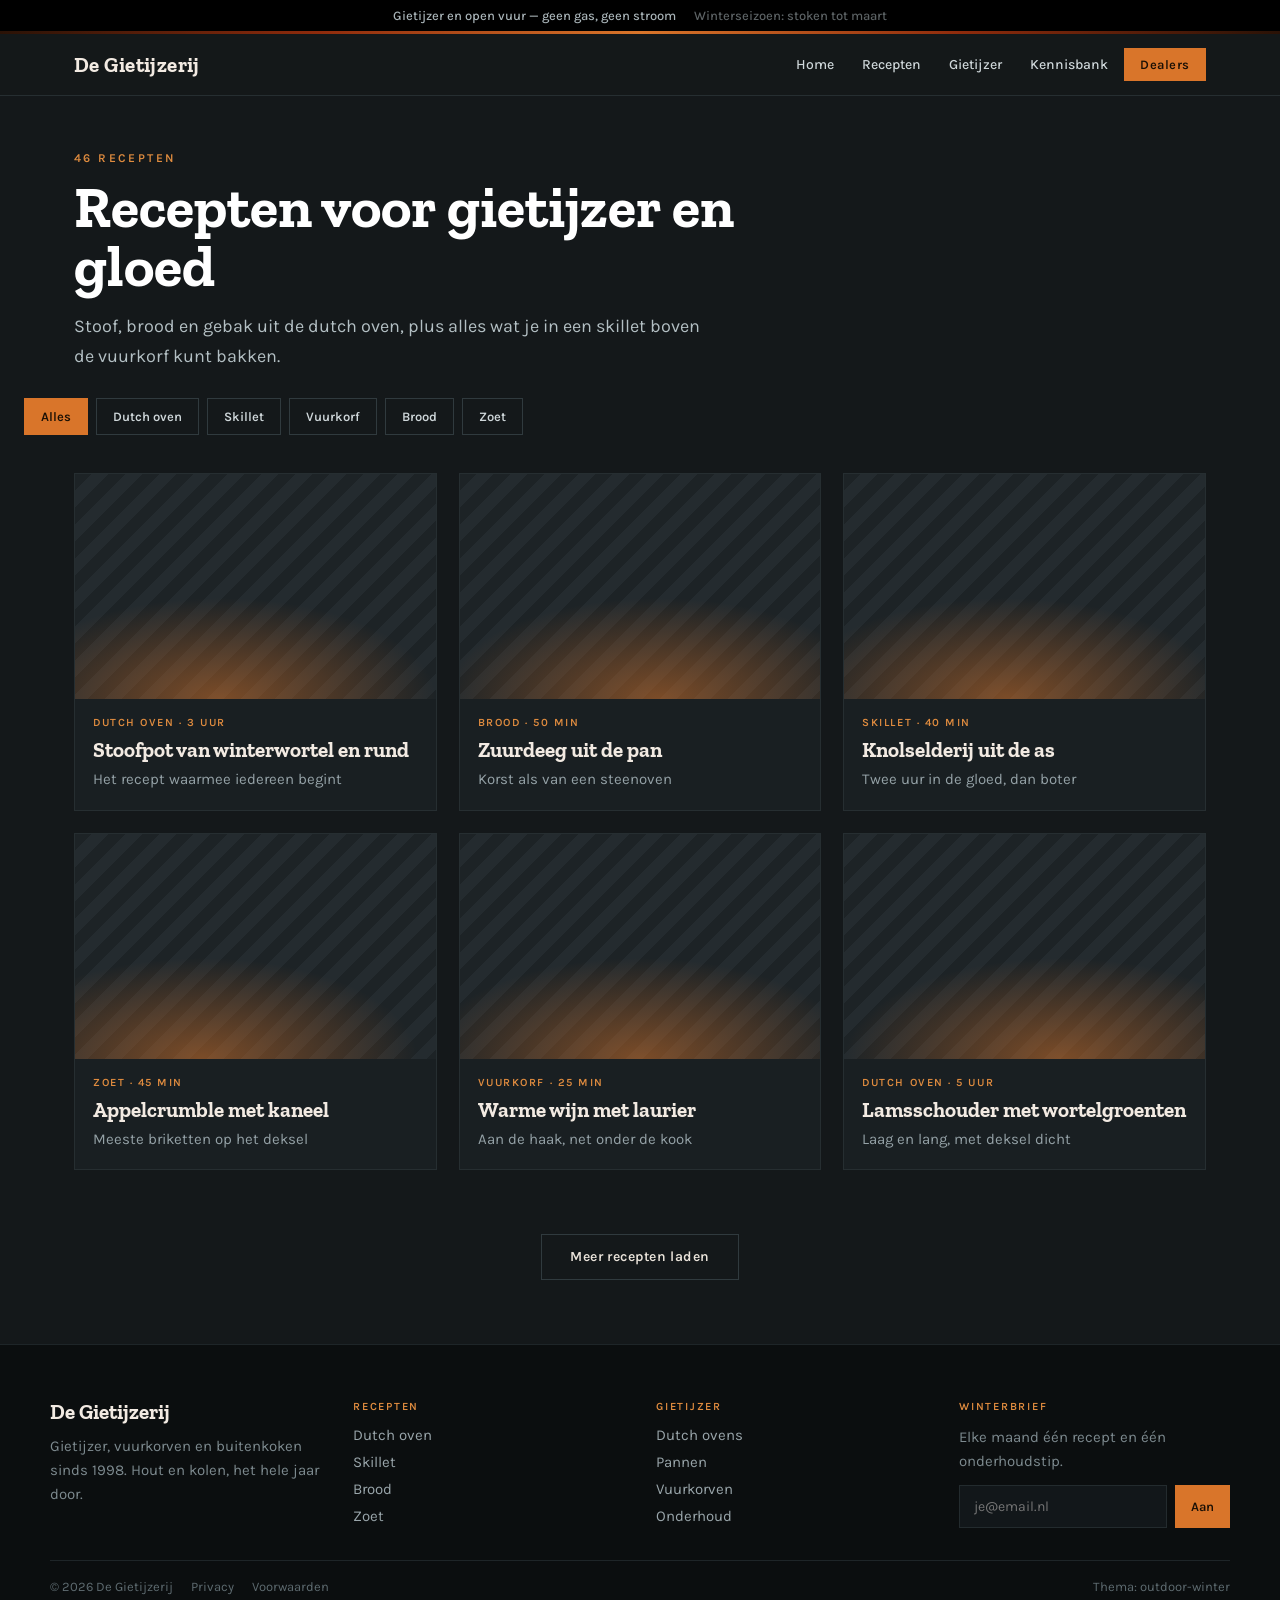
<file: html/outdoor-cooking-winter/recipes.html>
<!DOCTYPE html>
<html lang="nl">
<head>
<meta charset="utf-8">
<meta name="viewport" content="width=device-width, initial-scale=1">
<title>De Gietijzerij — Recepten voor gietijzer en gloed</title>
<link href="https://fonts.googleapis.com/css2?family=Zilla+Slab:wght@500;600;700&family=Karla:wght@400;500;700&display=swap" rel="stylesheet">
<link rel="stylesheet" href="styles.css">
</head>
<body>
<div class="page">

<div class="announce-bar">
  <span>Gietijzer en open vuur — geen gas, geen stroom</span>
  <span class="dim">Winterseizoen: stoken tot maart</span>
</div>

<header class="site-header">
  <div class="header-glow"></div>
  <div class="header-inner">
    <div class="brand">De Gietijzerij</div>
    <nav class="site-nav">
      <a class="nav-link" href="index.html">Home</a>
      <a class="nav-link" href="recipes.html" aria-current="page">Recepten</a>
      <a class="nav-link" href="products.html">Gietijzer</a>
      <a class="nav-link" href="content.html">Kennisbank</a>
      <a class="nav-cta" href="index.html#dealers">Dealers</a>
    </nav>
  </div>
</header>

<main>
  <section class="products-hero" style="padding-bottom:26px">
    <span class="eyebrow">46 recepten</span>
    <h1>Recepten voor gietijzer en gloed</h1>
    <p>Stoof, brood en gebak uit de dutch oven, plus alles wat je in een skillet boven de vuurkorf kunt bakken.</p>
  </section>

  <section class="filter-bar">
    <button class="filter-btn">Alles</button>
    <button class="btn-outline-dim btn-sm">Dutch oven</button>
    <button class="btn-outline-dim btn-sm">Skillet</button>
    <button class="btn-outline-dim btn-sm">Vuurkorf</button>
    <button class="btn-outline-dim btn-sm">Brood</button>
    <button class="btn-outline-dim btn-sm">Zoet</button>
  </section>

  <section class="container" style="padding:28px 24px 64px">
    <div class="grid-recipes">
      <a class="card is-link" href="recipe.html">
        <div class="card-photo photo-placeholder" style="--gx:40%">
          <div class="glow"></div>
        </div>
        <div class="card-body">
          <div class="card-kicker">Dutch oven · 3 uur</div>
          <h3 class="sm">Stoofpot van winterwortel en rund</h3>
          <p>Het recept waarmee iedereen begint</p>
        </div>
      </a>
      <div class="card">
        <div class="card-photo photo-placeholder" style="--gx:55%">
          <div class="glow"></div>
        </div>
        <div class="card-body">
          <div class="card-kicker">Brood · 50 min</div>
          <h3 class="sm">Zuurdeeg uit de pan</h3>
          <p>Korst als van een steenoven</p>
        </div>
      </div>
      <div class="card">
        <div class="card-photo photo-placeholder" style="--gx:45%">
          <div class="glow"></div>
        </div>
        <div class="card-body">
          <div class="card-kicker">Skillet · 40 min</div>
          <h3 class="sm">Knolselderij uit de as</h3>
          <p>Twee uur in de gloed, dan boter</p>
        </div>
      </div>
      <div class="card">
        <div class="card-photo photo-placeholder" style="--gx:35%">
          <div class="glow"></div>
        </div>
        <div class="card-body">
          <div class="card-kicker">Zoet · 45 min</div>
          <h3 class="sm">Appelcrumble met kaneel</h3>
          <p>Meeste briketten op het deksel</p>
        </div>
      </div>
      <div class="card">
        <div class="card-photo photo-placeholder" style="--gx:50%">
          <div class="glow"></div>
        </div>
        <div class="card-body">
          <div class="card-kicker">Vuurkorf · 25 min</div>
          <h3 class="sm">Warme wijn met laurier</h3>
          <p>Aan de haak, net onder de kook</p>
        </div>
      </div>
      <div class="card">
        <div class="card-photo photo-placeholder" style="--gx:60%">
          <div class="glow"></div>
        </div>
        <div class="card-body">
          <div class="card-kicker">Dutch oven · 5 uur</div>
          <h3 class="sm">Lamsschouder met wortelgroenten</h3>
          <p>Laag en lang, met deksel dicht</p>
        </div>
      </div>
    </div>
  </section>

  <div class="load-more-wrap">
    <button class="btn-outline-dim" style="font:600 14px/1 Karla,sans-serif;letter-spacing:.04em;padding:15px 28px;color:var(--text)">Meer recepten laden</button>
  </div>
</main>

<footer class="site-footer">
  <div class="footer-grid">
    <div class="footer-col">
      <div class="footer-brand">De Gietijzerij</div>
      <p>Gietijzer, vuurkorven en buitenkoken sinds 1998. Hout en kolen, het hele jaar door.</p>
    </div>
    <div class="footer-col">
      <div class="footer-label">Recepten</div>
      <div class="footer-links">
        <a href="recipes.html">Dutch oven</a>
        <a href="recipes.html">Skillet</a>
        <a href="recipes.html">Brood</a>
        <a href="recipes.html">Zoet</a>
      </div>
    </div>
    <div class="footer-col">
      <div class="footer-label">Gietijzer</div>
      <div class="footer-links">
        <a href="products.html">Dutch ovens</a>
        <a href="products.html">Pannen</a>
        <a href="products.html">Vuurkorven</a>
        <a href="content.html">Onderhoud</a>
      </div>
    </div>
    <div class="footer-col newsletter">
      <div class="footer-label">Winterbrief</div>
      <p>Elke maand één recept en één onderhoudstip.</p>
      <form class="newsletter-form">
        <input type="email" placeholder="je@email.nl">
        <button type="submit">Aan</button>
      </form>
    </div>
  </div>
  <div class="footer-bottom">
    <span>© 2026 De Gietijzerij</span>
    <a href="#privacy">Privacy</a>
    <a href="#voorwaarden">Voorwaarden</a>
    <span class="push">Thema: outdoor-winter</span>
  </div>
</footer>

</div>
</body>
</html>
</file>
<file: html/outdoor-cooking-winter/styles.css>
/* De Gietijzerij — Outdoor Cooking (Winter theme)
   Static HTML/CSS export, ready to port into Next.js components. */

:root {
  --bg: #14181a;
  --bg-alt: #0f1315;
  --bg-darker: #0b0e0f;
  --card-bg: #191f22;
  --border: #262e31;
  --border-alt: #21282b;
  --text: #eae3da;
  --text-strong: #f2eae2;
  --text-muted: #b3bfc3;
  --text-mutedder: #95a2a7;
  --text-dim: #8c999e;
  --text-dimmer: #6f7c81;
  --text-faint: #5e6b70;
  --accent: #d9752a;
  --accent-bright: #e08c3f;
  --accent-hover: #f0ad6a;
  --accent-dark: #8f2b0c;
  --accent-darker: #2a1206;
  --ink: #1a1005;
  --ph-1: #1d2326;
  --ph-2: #242b2f;
  --font-display: "Zilla Slab", serif;
  --font-body: Karla, system-ui, sans-serif;
}

*, *::before, *::after { box-sizing: border-box; }

body {
  margin: 0;
  background: var(--bg);
  color: var(--text);
  font-family: var(--font-body);
}

a { color: var(--accent-bright); text-decoration: none; }
a:hover { color: var(--accent-hover); }

img { max-width: 100%; display: block; }

@keyframes gl { 0%, 100% { opacity: .65; } 50% { opacity: 1; } }

.page { max-width: 100%; overflow: hidden; }

.container { max-width: 1180px; margin: 0 auto; padding: 0 24px; }

/* Announcement bar */
.announce-bar {
  background: #000;
  color: #a9b4b8;
  font: 500 13px/1 var(--font-body);
  padding: 9px 24px;
  display: flex;
  gap: 18px;
  flex-wrap: wrap;
  justify-content: center;
}
.announce-bar .dim { opacity: .55; }

/* Header */
.site-header {
  position: sticky;
  top: 0;
  z-index: 20;
  background: rgba(20, 24, 26, .96);
  border-bottom: 1px solid var(--border);
}
.header-glow {
  height: 3px;
  background: linear-gradient(90deg, #2a1206, #8f2b0c, #d9752a, #8f2b0c, #2a1206);
  animation: gl 4s infinite;
}
.header-inner {
  max-width: 1180px;
  margin: 0 auto;
  padding: 14px 24px;
  display: flex;
  align-items: center;
  gap: 24px;
  flex-wrap: wrap;
}
.brand {
  font: 700 21px/1 var(--font-display);
  letter-spacing: .02em;
  color: var(--text-strong);
}
.site-nav { display: flex; gap: 4px; flex-wrap: wrap; margin-left: auto; align-items: center; }
.nav-link {
  font: 500 14px/1 var(--font-body);
  padding: 9px 12px;
  border: 0;
  background: none;
  color: #cfd7da;
  cursor: pointer;
}
.nav-link:hover { color: #fff; }
.nav-cta {
  font: 600 13px/1 var(--font-body);
  letter-spacing: .04em;
  padding: 10px 16px;
  background: var(--accent);
  color: var(--ink);
}

/* Buttons */
.btn {
  font: 600 14px/1 var(--font-body);
  letter-spacing: .04em;
  padding: 16px 26px;
  border: 0;
  cursor: pointer;
  display: inline-block;
}
.btn-primary { background: var(--accent); color: var(--ink); }
.btn-outline { background: none; color: #fff; border: 1px solid rgba(255, 255, 255, .45); }
.btn-light { background: var(--text); color: var(--bg); border: 0; }
.btn-white { display: inline-block; font: 600 14px/1 var(--font-body); padding: 15px 28px; background: #fff; color: var(--accent-darker); border: 0; cursor: pointer; }
.btn-ghost { background: none; color: var(--text); border: 1px solid #4a555a; }
.btn-outline-dim { background: none; color: #cfd7da; border: 1px solid #303a3e; }
.btn-outline-dim:hover { border-color: var(--accent); color: #fff; }
.btn-sm { font: 600 13px/1 var(--font-body); padding: 11px 16px; }

/* Section heading row */
.section-heading-row {
  display: flex;
  align-items: baseline;
  gap: 16px;
  flex-wrap: wrap;
  margin-bottom: 26px;
}
.section-heading-row h2 { margin: 0; }
.section-heading-row .more-link { font: 600 13px/1 var(--font-body); letter-spacing: .04em; margin-left: auto; }

.eyebrow {
  font: 600 12px/1 var(--font-body);
  letter-spacing: .2em;
  text-transform: uppercase;
  color: var(--accent-bright);
  margin-bottom: 14px;
  display: block;
}

h1, h2, h3 { font-family: var(--font-display); color: var(--text-strong); }

.breadcrumb {
  max-width: 1180px;
  margin: 0 auto;
  padding: 22px 24px 0;
  font: 500 13px/1 var(--font-body);
  color: var(--text-dimmer);
}

/* Photo placeholders (replace the design-tool <image-slot> drag/drop element) */
.photo-placeholder {
  position: relative;
  background: repeating-linear-gradient(135deg, var(--ph-1) 0 12px, var(--ph-2) 12px 24px);
  overflow: hidden;
  display: flex;
  align-items: flex-end;
  padding: 12px;
}
.photo-placeholder .glow {
  position: absolute;
  inset: auto 0 0 0;
  height: 45%;
  background: radial-gradient(60% 100% at var(--gx, 50%) 100%, rgba(217, 117, 42, .5), transparent);
  pointer-events: none;
}
.photo-placeholder .caption {
  font: 500 10px/1 ui-monospace, monospace;
  color: var(--text-dimmer);
  position: relative;
}
.photo-placeholder--fill { position: absolute; inset: 0; }
.photo-placeholder--hero .caption { font-size: 11px; }

/* Hero (home / content-article / recipe-detail / product-detail share the dark-bleed look) */
.hero {
  position: relative;
  background: var(--bg-alt);
  overflow: hidden;
}
.hero-photo { position: absolute; inset: 0 0 46% 0; background: var(--ph-1); overflow: hidden; }
.hero-photo .photo-placeholder { position: absolute; inset: 0; }
.hero-tint { position: absolute; inset: 0; background: radial-gradient(55% 55% at 30% 62%, rgba(217, 117, 42, .55), transparent 70%); pointer-events: none; }
.hero-fade { position: absolute; inset: 0 0 40% 0; background: linear-gradient(0deg, rgba(10, 13, 14, .95), transparent); pointer-events: none; }
.hero-inner { position: relative; max-width: 1180px; margin: 0 auto; padding: 72px 24px 56px; width: 100%; }
.hero-home { min-height: 780px; display: flex; align-items: flex-end; }
.hero h1 { font: 700 clamp(38px, 6.5vw, 70px)/1.02 var(--font-display); color: #fff; margin: 0; max-width: 20ch; text-wrap: pretty; }
.hero p { font: 400 18px/1.6 var(--font-body); color: #c8d1d4; max-width: 54ch; margin: 18px 0 26px; }
.hero-actions { display: flex; gap: 12px; flex-wrap: wrap; }

/* Generic content sections */
.section { padding: 64px 0; }
.section-tight { padding: 64px 24px; }
.intro { max-width: 64ch; }
.intro h2 { font: 700 clamp(26px, 3vw, 34px)/1.15 var(--font-display); margin: 0 0 16px; }
.intro p { font: 400 17px/1.7 var(--font-body); color: var(--text-muted); margin: 0 0 14px; }
.intro p:last-child { margin-bottom: 0; }

/* Card grids */
.grid-recipes { display: grid; grid-template-columns: repeat(auto-fill, minmax(min(100%, 300px), 1fr)); gap: 22px; }
.grid-products-lg { display: grid; grid-template-columns: repeat(auto-fill, minmax(min(100%, 200px), 1fr)); gap: 18px; }
.grid-products { display: grid; grid-template-columns: repeat(auto-fill, minmax(min(100%, 210px), 1fr)); gap: 18px; }
.grid-related { display: grid; grid-template-columns: repeat(auto-fill, minmax(min(100%, 260px), 1fr)); gap: 20px; }
.grid-mini { display: grid; grid-template-columns: repeat(auto-fill, minmax(min(100%, 160px), 1fr)); gap: 16px; }

.card {
  display: block;
  border: 1px solid var(--border);
  background: var(--card-bg);
  color: inherit;
}
.card.is-link:hover { border-color: var(--accent); }
.card-photo { aspect-ratio: 16 / 10; }
.card-photo-square { aspect-ratio: 1; }
.card-body { padding: 18px; }
.card-body-sm { padding: 14px; }
.card-kicker { font: 600 11px/1 var(--font-body); letter-spacing: .14em; text-transform: uppercase; color: var(--accent-bright); }
.card-kicker-sm { font: 600 11px/1 var(--font-body); letter-spacing: .12em; text-transform: uppercase; color: var(--accent-bright); }
.card h3 { font: 700 22px/1.2 var(--font-display); margin: 9px 0 6px; color: var(--text-strong); }
.card h3.sm { font: 700 21px/1.2 var(--font-display); }
.card p { font: 400 15px/1.55 var(--font-body); color: var(--text-mutedder); margin: 0; }
.card .price-link { font: 600 13px var(--font-body); color: #cfd7da; }

.product-card h3 { font: 600 17px/1.2 var(--font-display); margin: 7px 0 5px; color: var(--text-strong); }
.product-card p { font: 400 14px/1.5 var(--font-body); color: var(--text-dim); margin: 0 0 8px; }
.product-card-simple h3 { font: 600 17px/1.2 var(--font-display); margin: 0 0 5px; color: var(--text-strong); }
.product-card-simple p { font: 400 14px/1.5 var(--font-body); color: var(--text-dim); margin: 0; }

/* Two-column feature (maintenance-style) sections */
.split { max-width: 1180px; margin: 0 auto; padding: 0 24px; display: grid; grid-template-columns: repeat(auto-fit, minmax(min(100%, 300px), 1fr)); gap: 40px; align-items: center; }
.split .copy h2 { font: 700 clamp(26px, 3vw, 36px)/1.12 var(--font-display); margin: 0 0 14px; color: var(--text-strong); }
.split .copy p { font: 400 17px/1.7 var(--font-body); color: var(--text-muted); margin: 0 0 22px; }
.split .photo-placeholder { aspect-ratio: 4 / 3; }

/* Filter bars */
.filter-bar { padding: 0 24px 10px; display: flex; gap: 8px; flex-wrap: wrap; }
.filter-bar-underline { padding: 8px 24px 18px; display: flex; gap: 8px; flex-wrap: wrap; align-items: center; border-bottom: 1px solid var(--border); }
.filter-btn { font: 600 13px/1 var(--font-body); padding: 11px 16px; border: 1px solid var(--accent); background: var(--accent); color: var(--ink); cursor: pointer; }
.count-label { margin-left: auto; font: 500 13px var(--font-body); color: var(--text-dimmer); }
.load-more-wrap { max-width: 1180px; margin: 0 auto; padding: 0 24px 64px; text-align: center; }

/* CTA banners */
.cta-banner { background: radial-gradient(90% 160% at 50% 130%, var(--accent), var(--accent-darker)); color: #fff; padding: 60px 24px; text-align: center; }
.cta-banner h2 { font: 700 clamp(28px, 4vw, 42px)/1.08 var(--font-display); margin: 0 0 12px; color: #fff; }
.cta-banner p { font: 400 17px/1.6 var(--font-body); margin: 0 auto 22px; max-width: 48ch; color: #ffe6d3; }
.cta-banner--sm { padding: 52px 24px; }
.cta-banner--sm h2 { font: 700 clamp(26px, 3.5vw, 38px)/1.08 var(--font-display); }
.cta-banner--sm p { max-width: 46ch; }

/* Article layout (content page) */
.article-header { max-width: 1180px; margin: 0 auto; padding: 36px 24px 0; }
.article-header .inner { max-width: 62ch; }
.article-header h1 { font: 700 clamp(32px, 5.5vw, 56px)/1.04 var(--font-display); color: #fff; margin: 0 0 18px; }
.article-header p { font: 400 19px/1.65 var(--font-body); color: #c8d1d4; margin: 0; }
.article-meta { font: 600 12px/1 var(--font-body); letter-spacing: .2em; text-transform: uppercase; color: var(--accent-bright); margin-bottom: 14px; }

.article-layout { max-width: 1180px; margin: 0 auto; padding: 40px 24px 64px; display: grid; grid-template-columns: repeat(auto-fit, minmax(min(100%, 210px), 1fr)); gap: 44px; }
.article-toc { min-width: 0; order: 2; }
.article-toc-inner { border-top: 2px solid var(--accent); padding-top: 14px; }
.toc-label { font: 600 11px/1 var(--font-body); letter-spacing: .16em; text-transform: uppercase; color: var(--text-dimmer); margin-bottom: 12px; }
.toc-links { display: flex; flex-direction: column; gap: 9px; }
.toc-links a { font: 500 15px/1.4 var(--font-body); color: var(--text); }

.side-box { margin-top: 30px; padding: 18px; border: 1px solid var(--border); background: var(--card-bg); }
.side-box-label { font: 600 11px/1 var(--font-body); letter-spacing: .16em; text-transform: uppercase; color: var(--accent-bright); margin-bottom: 12px; }
.side-box-product { display: flex; gap: 12px; align-items: center; color: inherit; }
.side-box-thumb { width: 56px; height: 56px; flex: none; background: repeating-linear-gradient(135deg, var(--ph-1) 0 8px, var(--ph-2) 8px 16px); }
.side-box-product-name { font: 600 15px/1.2 var(--font-display); color: var(--text-strong); }
.side-box-product-meta { font: 400 13px/1.4 var(--font-body); color: var(--text-dim); }

.article-body { grid-column: span 2; min-width: 0; max-width: 68ch; order: 1; }
.article-body h2 { font: 700 26px/1.2 var(--font-display); margin: 34px 0 12px; color: var(--text-strong); }
.article-body h2:first-child { margin-top: 0; }
.article-body p { font: 400 17px/1.75 var(--font-body); color: var(--text-muted); margin: 0 0 18px; }

.fire-table { border: 1px solid var(--border); background: var(--card-bg); margin: 24px 0; }
.fire-table-row { display: grid; grid-template-columns: 1.4fr 1fr 1fr; padding: 12px 16px; border-bottom: 1px solid var(--border-alt); }
.fire-table-row:last-child { border-bottom: 0; }
.fire-table-head { font: 600 12px/1 var(--font-body); letter-spacing: .1em; text-transform: uppercase; color: var(--text-dimmer); border-bottom: 1px solid var(--border); }
.fire-table-body { font: 400 15px/1.4 var(--font-body); }

.article-photo { position: relative; aspect-ratio: 16 / 9; display: flex; align-items: flex-end; padding: 14px; margin: 26px 0; overflow: hidden; }

.quote { margin: 28px 0; padding: 20px 24px; border-left: 3px solid var(--accent); background: var(--card-bg); }
.quote p { font: 500 19px/1.55 var(--font-body); margin: 0; color: var(--text-strong); }

/* Recipe / product detail hero grid */
.detail-hero-grid { max-width: 1180px; margin: 0 auto; padding: 24px 24px 0; display: grid; grid-template-columns: repeat(auto-fit, minmax(min(100%, 280px), 1fr)); gap: 32px; align-items: stretch; }
.detail-photo { position: relative; min-height: 420px; background: var(--ph-1); overflow: hidden; }
.detail-photo .photo-placeholder { position: absolute; inset: 0; }
.detail-photo-fade { position: absolute; inset: auto 0 0 0; height: 50%; background: radial-gradient(60% 100% at 45% 100%, rgba(217, 117, 42, .45), transparent); pointer-events: none; }
.detail-info { min-width: 0; display: flex; flex-direction: column; justify-content: center; }
.detail-info h1 { font: 700 clamp(30px, 4.5vw, 48px)/1.05 var(--font-display); margin: 0 0 16px; color: #fff; }
.detail-info > p { font: 400 17px/1.65 var(--font-body); color: var(--text-muted); margin: 0 0 20px; }
.detail-stats { display: grid; grid-template-columns: repeat(auto-fit, minmax(110px, 1fr)); gap: 14px; border-top: 1px solid var(--border); padding-top: 16px; font: 400 14px/1.4 var(--font-body); color: var(--text-mutedder); }
.detail-stats .num { color: var(--text-strong); font-weight: 600; }

.recipe-content-grid { max-width: 1180px; margin: 0 auto; padding: 44px 24px 60px; display: grid; grid-template-columns: repeat(auto-fit, minmax(min(100%, 230px), 1fr)); gap: 44px; }
.ingredients-box { min-width: 0; }
.ingredients-box .frame { border-top: 2px solid var(--accent); padding-top: 14px; }
.ingredients-box h2 { font: 700 20px/1.2 var(--font-display); margin: 0 0 14px; color: var(--text-strong); }
.ingredients-list { display: flex; flex-direction: column; gap: 9px; font: 400 15px/1.4 var(--font-body); color: #c8d1d4; }
.ingredients-list .row { display: flex; justify-content: space-between; gap: 12px; border-bottom: 1px solid var(--border-alt); padding-bottom: 8px; }
.ingredients-list .row:last-child { border-bottom: 0; padding-bottom: 0; }
.ingredients-list .qty { color: var(--text-dim); }

.fire-schedule { margin-top: 26px; padding: 18px; border: 1px solid #3a2a1a; background: linear-gradient(180deg, #241a12, var(--card-bg)); }
.fire-schedule .label { font: 600 11px/1 var(--font-body); letter-spacing: .16em; text-transform: uppercase; color: var(--accent-bright); margin-bottom: 10px; }
.fire-schedule .lines { display: flex; flex-direction: column; gap: 8px; font: 400 14px/1.5 var(--font-body); color: #c8d1d4; }

.steps-col { grid-column: span 2; min-width: 0; max-width: 70ch; }
.steps-col h2 { font: 700 26px/1.2 var(--font-display); margin: 0 0 22px; color: var(--text-strong); }
.steps-list { display: flex; flex-direction: column; gap: 22px; }
.step { display: flex; gap: 16px; }
.step-num { flex: none; width: 34px; height: 34px; font: 700 16px/34px var(--font-display); text-align: center; }
.step-num--active { background: var(--accent); color: var(--ink); }
.step-num--done { background: var(--accent-dark); color: #fff; }
.step-num--pending { background: #303a3e; color: var(--text); }
.step h3 { font: 600 19px/1.25 var(--font-display); margin: 5px 0 6px; color: var(--text-strong); }
.step p { font: 400 16px/1.65 var(--font-body); color: var(--text-muted); margin: 0; }

.need-materials { margin-top: 38px; }
.need-materials h2 { font: 700 22px/1.2 var(--font-display); margin: 0 0 16px; color: var(--text-strong); }

.related-section { background: var(--bg-alt); padding: 52px 0; }
.related-section h2 { font: 700 clamp(24px, 3vw, 32px)/1.15 var(--font-display); margin: 0 0 24px; color: var(--text-strong); }
.related-card h3 { font: 600 18px/1.2 var(--font-display); margin: 0; color: var(--text-strong); }

/* Products overview */
.products-hero { max-width: 1180px; margin: 0 auto; padding: 56px 24px 26px; }
.products-hero h1 { font: 700 clamp(34px, 6vw, 58px)/1.02 var(--font-display); margin: 0 0 16px; max-width: 20ch; color: #fff; }
.products-hero p { font: 400 18px/1.65 var(--font-body); color: var(--text-muted); max-width: 58ch; margin: 0; }

/* Product detail */
.product-hero { max-width: 1180px; margin: 0 auto; padding: 24px 24px 0; }
.product-hero .hero { min-height: 520px; display: flex; align-items: flex-end; padding: 28px; }
.product-hero-photo { position: absolute; inset: 0 0 42% 0; background: var(--ph-1); overflow: hidden; }
.product-hero-photo .photo-placeholder { position: absolute; inset: 0; }
.product-hero-tint { position: absolute; inset: 0; background: radial-gradient(50% 60% at 32% 65%, rgba(217, 117, 42, .5), transparent 70%); pointer-events: none; }
.product-hero-fade { position: absolute; inset: 0 0 36% 0; background: linear-gradient(0deg, rgba(10, 13, 14, .95), transparent); pointer-events: none; }
.product-hero-content { position: relative; }
.product-hero-content h1 { font: 700 clamp(30px, 5vw, 52px)/1.04 var(--font-display); color: #fff; margin: 0; }

.product-detail-grid { max-width: 1180px; margin: 0 auto; padding: 36px 24px 56px; display: grid; grid-template-columns: repeat(auto-fit, minmax(min(100%, 290px), 1fr)); gap: 44px; }
.product-copy { min-width: 0; }
.product-copy > p { font: 400 18px/1.65 var(--font-body); color: #c8d1d4; margin: 0 0 20px; }
.feature-list { display: flex; flex-direction: column; gap: 9px; margin: 0 0 24px; font: 400 16px/1.5 var(--font-body); color: var(--text-muted); }
.feature-list .row { display: flex; gap: 10px; }
.feature-list .dash { color: var(--accent); }
.product-note { font: 400 14px/1.5 var(--font-body); color: var(--text-dimmer); margin: 14px 0 0; }

.spec-box { border: 1px solid var(--border); background: var(--card-bg); }
.spec-box .label { font: 600 12px/1 var(--font-body); letter-spacing: .14em; text-transform: uppercase; color: var(--text-dimmer); padding: 14px 18px; border-bottom: 1px solid var(--border); }
.spec-row { display: flex; justify-content: space-between; gap: 16px; padding: 12px 18px; border-bottom: 1px solid var(--border-alt); font: 400 15px/1.5 var(--font-body); }
.spec-row:last-child { border-bottom: 0; }
.spec-row .k { color: var(--text-dim); }
.spec-row .v { color: var(--text); }

.avoid-box { margin-top: 18px; padding: 18px; border: 1px solid #3a2a1a; background: linear-gradient(180deg, #241a12, var(--card-bg)); }
.avoid-box .label { font: 600 11px/1 var(--font-body); letter-spacing: .16em; text-transform: uppercase; color: var(--accent-bright); margin-bottom: 8px; }
.avoid-box p { font: 400 15px/1.55 var(--font-body); margin: 0; color: #c8d1d4; }

.seasoning-section { background: var(--bg-alt); padding: 52px 0; }
.seasoning-section h2 { font: 700 clamp(24px, 3vw, 32px)/1.15 var(--font-display); margin: 0 0 8px; color: var(--text-strong); }
.seasoning-section > .container > p { font: 400 16px/1.6 var(--font-body); color: var(--text-mutedder); margin: 0 0 26px; max-width: 56ch; }
.seasoning-grid { display: grid; grid-template-columns: repeat(auto-fit, minmax(min(100%, 240px), 1fr)); gap: 20px; }
.seasoning-step .photo-placeholder { aspect-ratio: 4 / 3; }
.seasoning-step h3 { font: 600 18px/1.2 var(--font-display); margin: 14px 0 6px; color: var(--text-strong); }
.seasoning-step p { font: 400 15px/1.55 var(--font-body); color: var(--text-mutedder); margin: 0; }

.dealer-section { background: var(--bg-darker); padding: 52px 24px; }
.dealer-grid { max-width: 1180px; margin: 0 auto; display: grid; grid-template-columns: repeat(auto-fit, minmax(min(100%, 260px), 1fr)); gap: 36px; align-items: center; }
.dealer-grid h2 { font: 700 clamp(24px, 3vw, 34px)/1.15 var(--font-display); margin: 0 0 12px; color: var(--text-strong); }
.dealer-grid > div:first-child > p { font: 400 17px/1.65 var(--font-body); color: var(--text-mutedder); margin: 0 0 18px; }
.dealer-form { display: flex; gap: 10px; flex-wrap: wrap; }
.dealer-form input { font: 400 15px var(--font-body); padding: 14px 16px; border: 1px solid #2e363a; background: #161b1d; color: var(--text); flex: 1; min-width: 0; }
.dealer-form button { font: 600 14px/1 var(--font-body); padding: 14px 22px; background: var(--accent); color: var(--ink); border: 0; cursor: pointer; }
.dealer-list { display: flex; flex-direction: column; gap: 12px; }
.dealer-item { display: flex; justify-content: space-between; gap: 12px; padding: 14px; border: 1px solid var(--border); background: var(--card-bg); }
.dealer-item .name { font: 600 16px/1.2 var(--font-display); color: var(--text-strong); }
.dealer-item .meta { font: 400 14px/1.4 var(--font-body); color: var(--text-dim); }
.dealer-item .distance { font: 500 14px var(--font-body); color: var(--accent-bright); }

/* Footer */
.site-footer { background: var(--bg-darker); color: #9aa6ab; padding: 56px 24px 28px; border-top: 1px solid #1e2528; }
.footer-grid { max-width: 1180px; margin: 0 auto; display: grid; grid-template-columns: repeat(auto-fit, minmax(min(100%, 200px), 1fr)); gap: 32px; }
.footer-brand { font: 700 21px/1 var(--font-display); color: var(--text-strong); margin-bottom: 12px; }
.footer-col p { font: 400 15px/1.6 var(--font-body); margin: 0; color: #7d8a8f; }
.footer-label { font: 600 11px/1 var(--font-body); letter-spacing: .16em; text-transform: uppercase; color: var(--accent-bright); margin-bottom: 14px; }
.footer-links { display: flex; flex-direction: column; gap: 9px; font: 400 15px var(--font-body); }
.footer-links a { color: #9aa6ab; }
.newsletter p { font: 400 15px/1.55 var(--font-body); margin: 0 0 12px; color: #7d8a8f; }
.newsletter-form { display: flex; gap: 8px; flex-wrap: wrap; }
.newsletter-form input { font: 400 14px var(--font-body); padding: 12px 14px; border: 1px solid #232b2e; background: #12171a; color: var(--text); flex: 1; min-width: 0; }
.newsletter-form button { font: 600 13px/1 var(--font-body); padding: 12px 16px; background: var(--accent); color: var(--ink); border: 0; cursor: pointer; }
.footer-bottom { max-width: 1180px; margin: 32px auto 0; padding-top: 18px; border-top: 1px solid #1e2528; display: flex; gap: 18px; flex-wrap: wrap; font: 400 13px var(--font-body); color: var(--text-faint); }
.footer-bottom a { color: var(--text-faint); }
.footer-bottom .push { margin-left: auto; }
</file>
